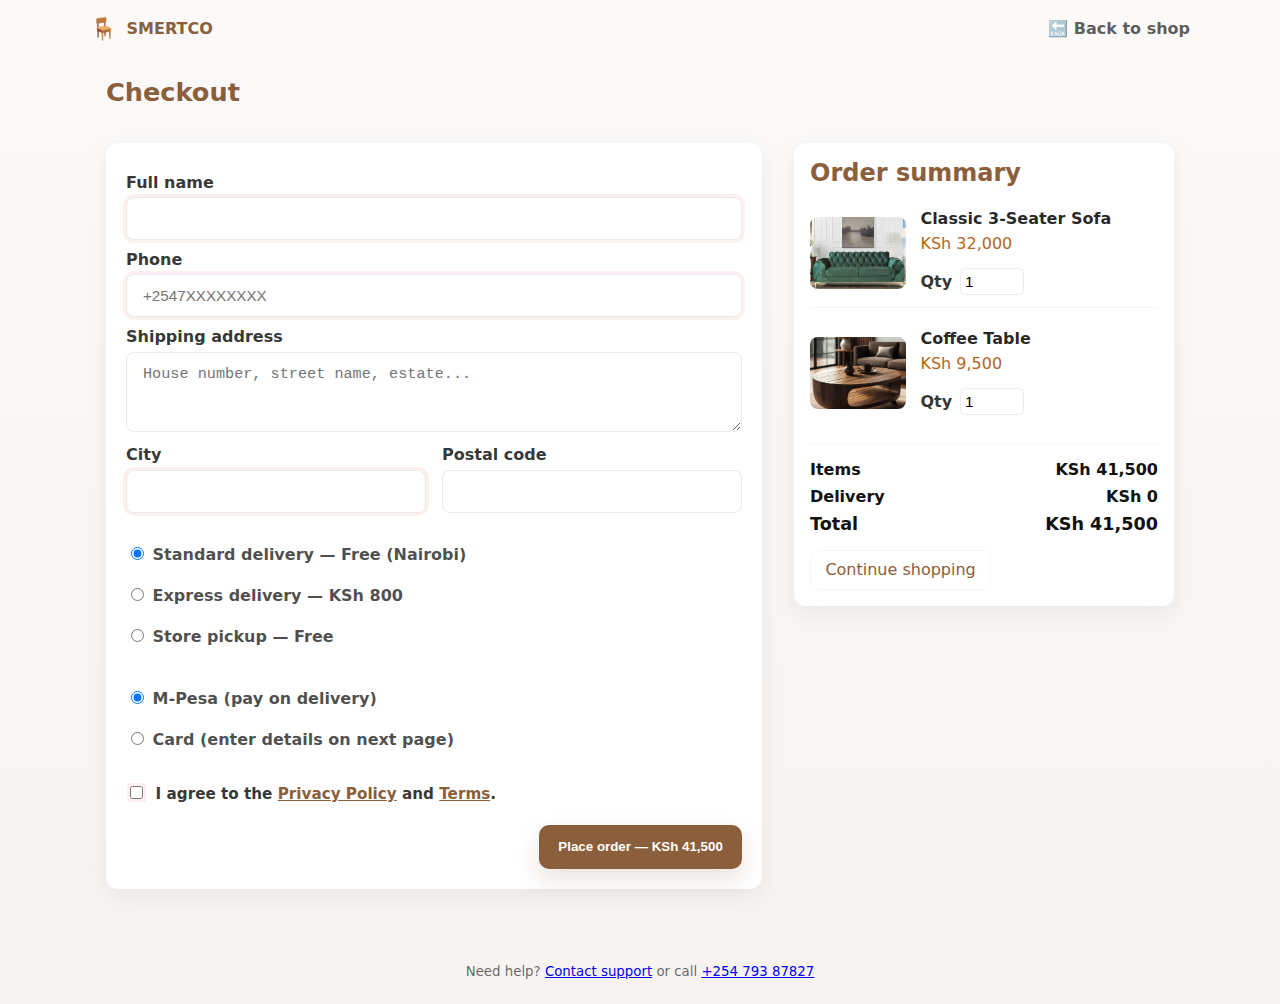
<file: page/checkout.html>
<!doctype html>
<html lang="en">
<head>
  <meta charset="utf-8" />
  <meta name="viewport" content="width=device-width,initial-scale=1" />
  <title>Checkout — SMERTCO Furniture</title>
  <meta name="description" content="Complete your order at SMERTCO — review items, add shipping details and place your order." />
  <link rel="stylesheet" href="../CSS/checkout.css">
  <link rel="stylesheet" href="https://cdnjs.cloudflare.com/ajax/libs/font-awesome/6.5.0/css/all.min.css">
</head>
<body>
  <header class="site-header" role="banner">
    <div class="container header-inner">
      <a class="brand" href="index.html" aria-label="SMERTCO Home">
        <span class="brand-icon" aria-hidden="true">🪑</span>
        <span class="brand-name">SMERTCO</span>
      </a>
      <a class="back-link" href="../page/congratulation.html" aria-label="Back to shop">🔙 Back to shop</a>
    </div>
  </header>

  <main class="container checkout-main" id="main" role="main">
    <h1 class="page-title">Checkout</h1>

    <section class="checkout-grid" aria-label="Checkout content">
      <form id="checkout-form" class="checkout-form" novalidate>
        <fieldset>
          <legend>Shipping details</legend>

          <label for="fullname">Full name</label>
          <input id="fullname" name="fullname" type="text" inputmode="text" autocomplete="name" required aria-required="true" />

          <label for="phone">Phone</label>
          <input id="phone" name="phone" type="tel" inputmode="tel" autocomplete="tel" required aria-required="true" placeholder="+2547XXXXXXXX" />

          <label for="address">Shipping address</label>
          <textarea id="address" name="address" rows="3" required aria-required="true" placeholder="House number, street name, estate..."></textarea>

          <div class="row split">
            <div>
              <label for="city">City</label>
              <input id="city" name="city" type="text" required />
            </div>
            <div>
              <label for="postcode">Postal code</label>
              <input id="postcode" name="postcode" type="text" inputmode="numeric" />
            </div>
          </div>

        </fieldset>

        <fieldset>
          <legend>Delivery options</legend>
          <div class="radio-group" role="radiogroup" aria-label="Delivery options">
            <label><input type="radio" name="delivery" value="standard" checked /> Standard delivery — Free (Nairobi)</label>
            <label><input type="radio" name="delivery" value="express" /> Express delivery — KSh 800</label>
            <label><input type="radio" name="delivery" value="pickup" /> Store pickup — Free</label>
          </div>
        </fieldset>

        <fieldset>
          <legend>Payment</legend>
          <div class="radio-group" role="radiogroup" aria-label="Payment method">
            <label><input type="radio" name="payment" value="mpesa" checked /> M-Pesa (pay on delivery)</label>
            <label><input type="radio" name="payment" value="card" /> Card (enter details on next page)</label>
          </div>
        </fieldset>

        <div class="consent">
          <input id="agree" type="checkbox" required aria-required="true" />
          <label for="agree">I agree to the <a href="privacy.html" target="_blank">Privacy Policy</a> and <a href="terms.html" target="_blank">Terms</a>.</label>
        </div>

        <div class="form-footer">
          <div id="form-message" class="form-message" aria-live="polite"></div>
          <button id="place-order" type="submit" class="btn-primary">Place order — <span id="order-total">KSh 0</span></button>
        </div>
      </form>

      <aside class="order-summary" aria-labelledby="summary-heading">
        <h2 id="summary-heading">Order summary</h2>
        <ul id="summary-list" class="summary-list">
          <li class="summary-item" data-price="32000">
            <div class="item-left">
              <img src="../img/sofa1.jpg" alt="Classic 3-seater sofa" />
            </div>
            <div class="item-right">
              <div class="item-title">Classic 3-Seater Sofa</div>
              <div class="item-meta">KSh <span class="item-price">32,000</span></div>
              <label class="qty">
                Qty
                <input type="number" min="1" value="1" class="qty-input" />
              </label>
            </div>
          </li>

          <li class="summary-item" data-price="9500">
            <div class="item-left">
              <img src="../img/cof1.jpg" alt="Wooden coffee table" />
            </div>
            <div class="item-right">
              <div class="item-title">Coffee Table</div>
              <div class="item-meta">KSh <span class="item-price">9,500</span></div>
              <label class="qty">
                Qty
                <input type="number" min="1" value="1" class="qty-input" />
              </label>
            </div>
          </li>
        </ul>

        <div class="summary-totals">
          <div class="line"><span>Items</span><span id="subtotal">KSh 0</span></div>
          <div class="line delivery"><span>Delivery</span><span id="delivery-fee">KSh 0</span></div>
          <div class="line total"><strong>Total</strong><strong id="grand-total">KSh 0</strong></div>
        </div>

        <a class="btn-secondary continue-shopping" href="../page/congratulation.html">Continue shopping</a>
      </aside>
    </section>
  </main>

  <footer class="checkout-footer" role="contentinfo">
    <div class="container">
      <small>Need help? <a href="#">Contact support</a> or call <a href="tel:+254793387827">+254 793 87827</a></small>
    </div>
  </footer>

  <script src="../JS/checkout.js" defer></script>
</body>
</html>
</file>
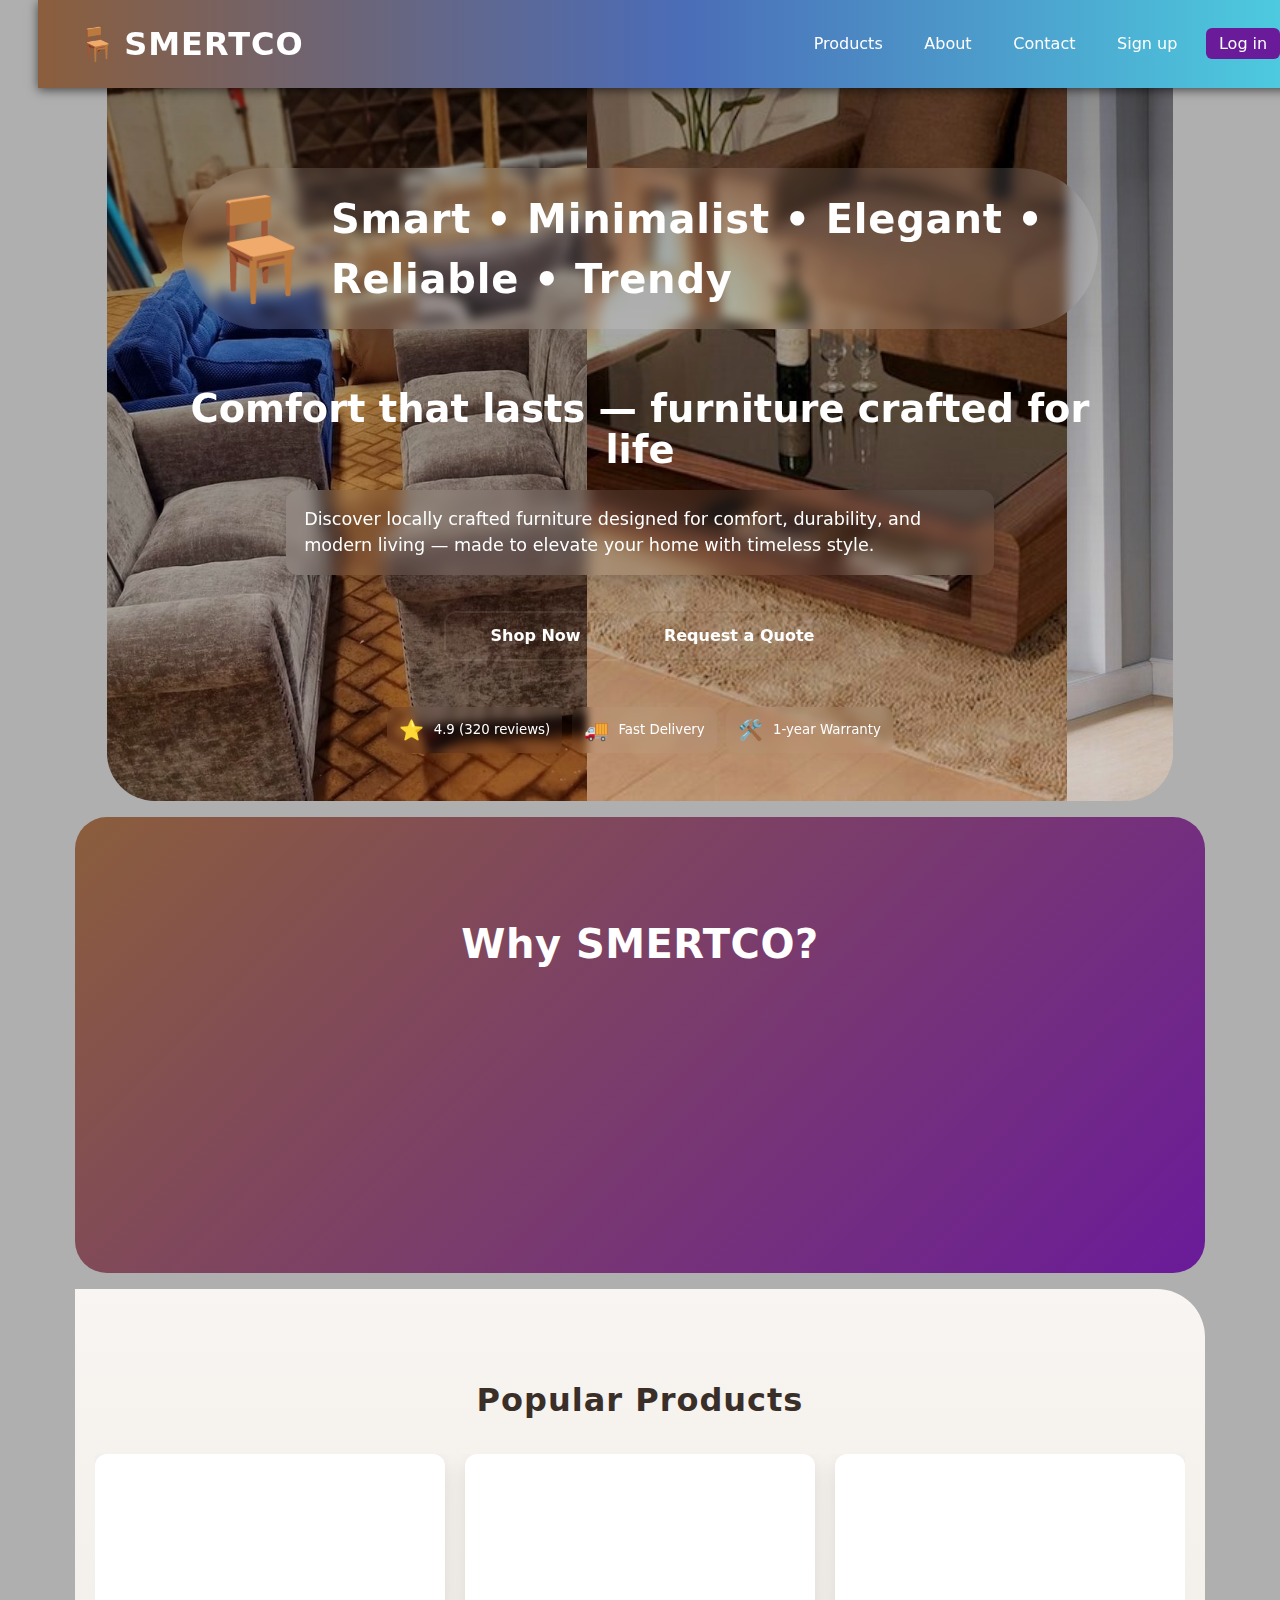
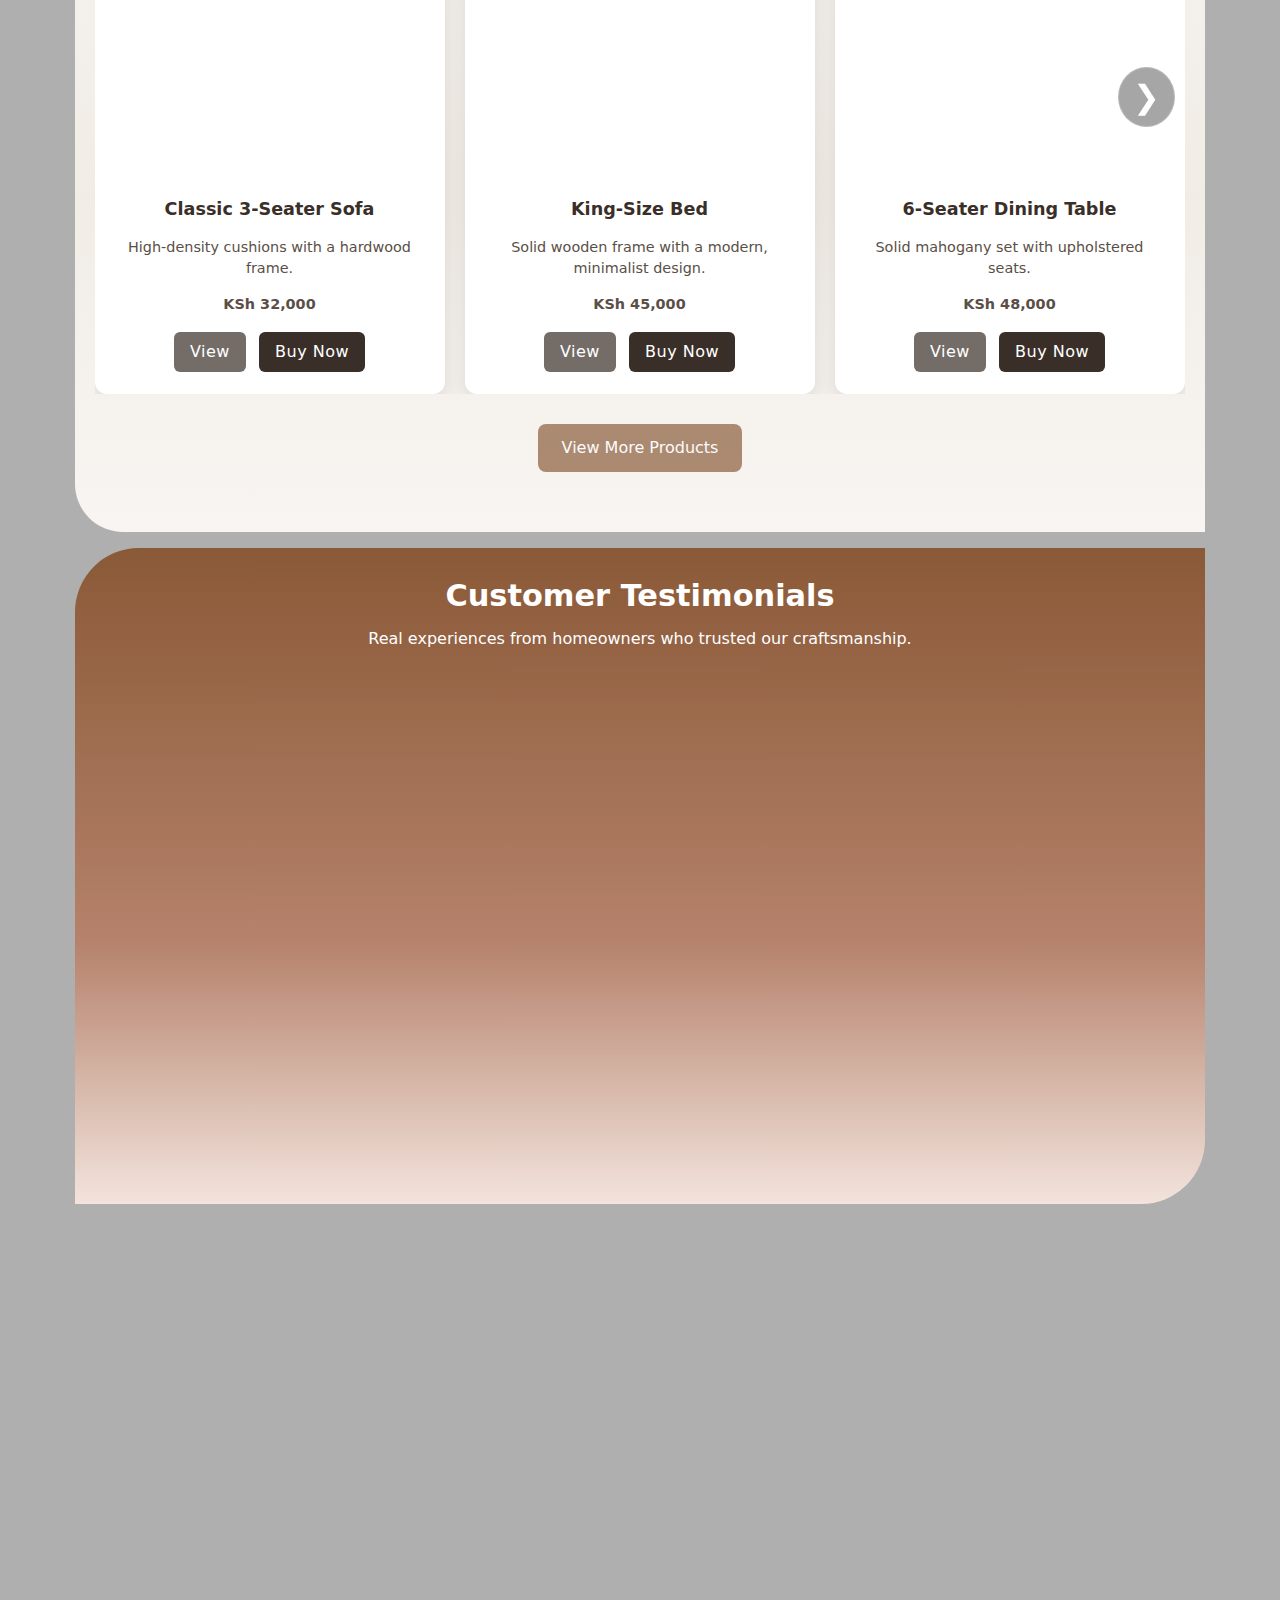
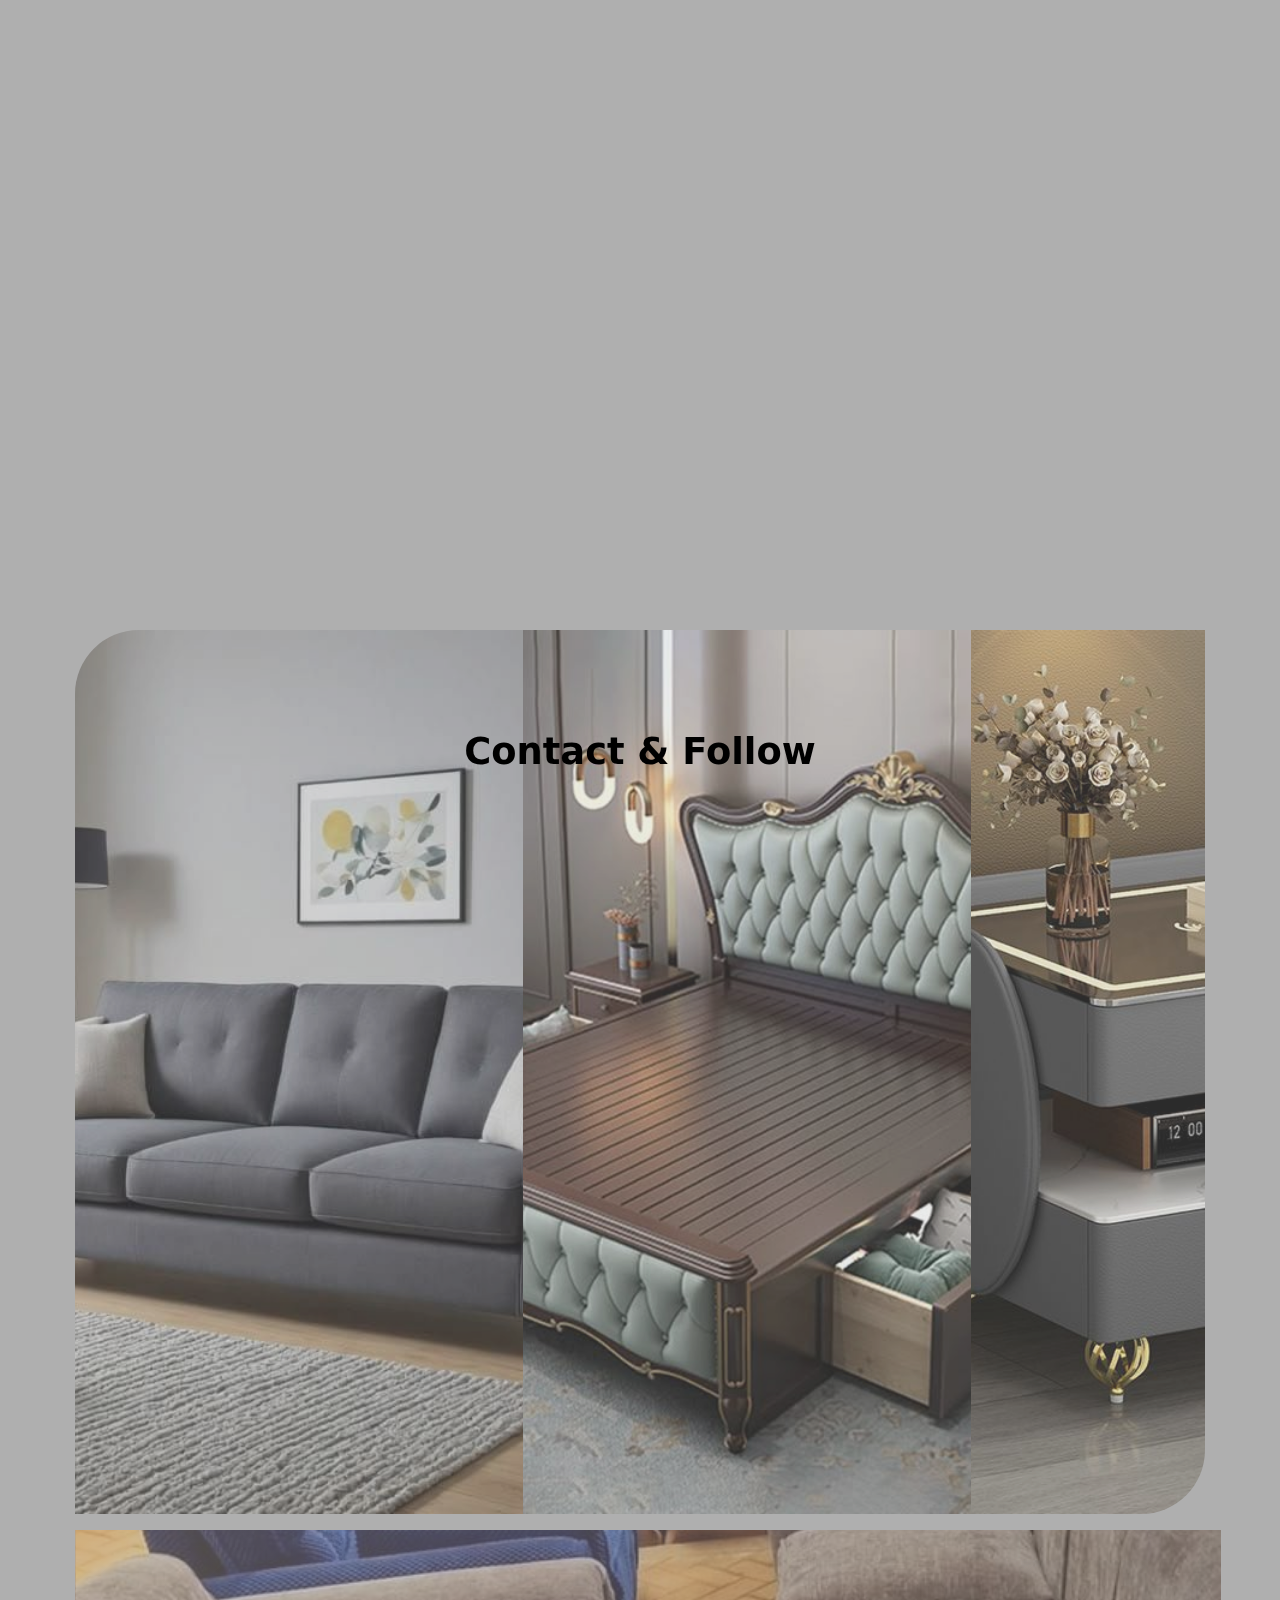
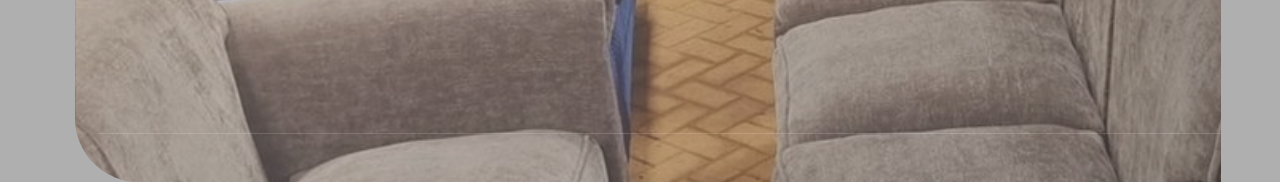
<file: page/congratulation.html>
<!DOCTYPE html>
<html lang="en">
<head>
  <meta charset="utf-8" />
  <meta name="viewport" content="width=device-width,initial-scale=1" />
  <title>SMERTCO Furniture — Crafting Comfortable Homes</title>
  <meta name="description" content="SMERTCO Furniture — handcrafted furniture, modern designs, custom orders, delivery across Nairobi."/>
  <meta name="theme-color" content="#ffffff" />
  <link rel="stylesheet" href="https://cdnjs.cloudflare.com/ajax/libs/font-awesome/6.5.0/css/all.min.css">
  <link rel="stylesheet" href="../CSS/congratulations.css">
</head>
<body>
  <div id="welcome-toast" role="status" aria-live="polite"></div>

  <header>
  <div class="container">
    <nav aria-label="Main navigation">
      <div class="brand fade-left">
        <span class="logo-icon">🪑</span> SMERTCO
      </div>

      <button class="hamburger" aria-label="Toggle menu">
        <span></span>
        <span></span>
        <span></span>
      </button>

      <ul class="nav-links fade-right">
        <li><a href="#products">Products</a></li>
        <li><a href="#about">About</a></li>
        <li><a href="#contact-section">Contact</a></li>
        <li><a href="signup.html">Sign up</a></li>
        <li><a href="login.html" class="btn-primary">Log in</a></li>
      </ul>
    </nav>
  </div>
</header>

  <main id="#top" class="container">
    <!-- HERO -->
<section class="hero" id="home" aria-labelledby="hero-title">
  <div class="hero-bg" aria-hidden="true">
    <div class="hero-bg-track">
      <img src="../img/wood1.jpg" alt="">
      <img src="../img/wood2.jpg" alt="">
      <img src="../img/wood3.jpg" alt="">
      <img src="../img/wood4.jpg" alt="">
      <img src="../img/wood5.jpg" alt="">
      <img src="../img/wood1.jpg" alt="">
      <img src="../img/wood2.jpg" alt="">
      <img src="../img/wood3.jpg" alt="">
      <img src="../img/wood4.jpg" alt="">
      <img src="../img/wood5.jpg" alt="">
    </div>
  </div>

  <div class="hero-inner">
    <p class="kicker">
      <span class="kicker-icon" aria-hidden="true">🪑</span>
      Smart • Minimalist • Elegant • Reliable • Trendy
    </p>

    <h1 id="hero-title">Comfort that lasts — furniture crafted for life</h1>

    <p class="hero-description">
      Discover locally crafted furniture designed for comfort, durability, and modern living — made to elevate your home with timeless style.
    </p>

    <nav class="hero-buttons" aria-label="Hero actions">
      <a href="#products" class="hero-btn hero-btn--primary" role="button" aria-label="Shop Now">Shop Now</a>
      <a href="../page/custom-quote.html" class="hero-btn hero-btn--secondary" role="button" aria-label="Request a Quote">Request a Quote</a>
    </nav>

    <div class="trust" role="list">
      <div class="trust-item" role="listitem">
        <span class="trust-icon" aria-hidden="true">⭐</span>
        <small>4.9 (320 reviews)</small>
      </div>

      <div class="trust-item" role="listitem">
        <span class="trust-icon" aria-hidden="true">🚚</span>
        <small>Fast Delivery</small>
      </div>

      <div class="trust-item" role="listitem">
        <span class="trust-icon" aria-hidden="true">🛠️</span>
        <small>1-year Warranty</small>
      </div>
    </div>
  </div>
</section>

    <!-- FEATURES -->
    <section id="features" aria-labelledby="features-title">
  <h2 id="features-title">Why SMERTCO?</h2>

  <div class="features-grid">

    <div class="fcard">
      <i class="fas fa-couch card-icon"></i>
      <h3>Quality Materials</h3>
      <p>Locally sourced hardwoods, durable upholstery and eco-friendly finishes.</p>
    </div>

    <div class="fcard">
      <i class="fas fa-drafting-compass card-icon"></i>
      <h3>Custom Design</h3>
      <p>Choose dimensions, fabric and finishes — perfect fit for your home.</p>
    </div>

    <div class="fcard">
      <i class="fas fa-truck-moving card-icon"></i>
      <h3>Delivery & Assembly</h3>
      <p>Professional delivery and assembly across Nairobi and neighboring towns.</p>
    </div>

  </div>
</section>

    <!-- PRODUCTS -->
 <section id="products" aria-labelledby="products-title">
  <h2 id="products-title">Popular Products</h2>
<div class="products-wrapper">
    <button class="nav-arrow left-arrow" id="prevBtn">&#10094;</button>
   
  <div class="products-grid">
    <article class="product-card">
      <div class="product-img">
        <img src="../img/sofa1.jpg" alt="Classic 3-seater sofa">
      </div>
      <div class="product-content">
        <h3>Classic 3-Seater Sofa</h3>
        <p>High-density cushions with a hardwood frame.</p>
        <p class="price">KSh 32,000</p>
        <div class="product-actions">
          <a class="btn view-btn" href="product.html?id=sofa">View</a>
          <a class="btn buy-btn" href="checkout.html?sku=sofa">Buy Now</a>
        </div>
      </div>
    </article>

    <article class="product-card">
      <div class="product-img">
        <img src="../img/bed1.jpg" alt="Wooden king-size modern bed">
      </div>
      <div class="product-content">
        <h3>King-Size Bed</h3>
        <p>Solid wooden frame with a modern, minimalist design.</p>
        <p class="price">KSh 45,000</p>
        <div class="product-actions">
          <a class="btn view-btn" href="product.html?id=bed">View</a>
          <a class="btn buy-btn" href="checkout.html?sku=bed">Buy Now</a>
        </div>
      </div>
    </article>

    <article class="product-card">
      <div class="product-img">
        <img src="../img/chair1.jpg" alt="6-seater dining table">
      </div>
      <div class="product-content">
        <h3>6-Seater Dining Table</h3>
        <p>Solid mahogany set with upholstered seats.</p>
        <p class="price">KSh 48,000</p>
        <div class="product-actions">
          <a class="btn view-btn" href="product.html?id=dining">View</a>
          <a class="btn buy-btn" href="checkout.html?sku=dining">Buy Now</a>
        </div>
      </div>
    </article>

    <article class="product-card">
      <div class="product-img">
        <img src="../img/cof1.jpg" alt="Wooden coffee table">
      </div>
      <div class="product-content">
        <h3>Coffee Table</h3>
        <p>Hardwood coffee table with storage space.</p>
        <p class="price">KSh 9,500</p>
        <div class="product-actions">
          <a class="btn view-btn" href="product.html?id=coffee">View</a>
          <a class="btn buy-btn" href="checkout.html?sku=coffee">Buy Now</a>
        </div>
      </div>
    </article>

    <article class="product-card">
      <div class="product-img">
        <img src="../img/sid1.jpg" alt="Side table for living room">
      </div>
      <div class="product-content">
        <h3>Room Side Table</h3>
        <p>Compact table perfect for bedside or living room decor.</p>
        <p class="price">KSh 4,800</p>
        <div class="product-actions">
          <a class="btn view-btn" href="product.html?id=sidetable">View</a>
          <a class="btn buy-btn" href="checkout.html?sku=sidetable">Buy Now</a>
        </div>
      </div>
    </article>

    <article class="product-card">
      <div class="product-img">
        <img src="../img/book1.jpg" alt="Bookshelf with multiple shelves">
      </div>
      <div class="product-content">
        <h3>Bookshelf</h3>
        <p>Spacious wooden shelf perfect for books and decor.</p>
        <p class="price">KSh 12,500</p>
        <div class="product-actions">
          <a class="btn view-btn" href="product.html?id=bookshelf">View</a>
          <a class="btn buy-btn" href="checkout.html?sku=bookshelf">Buy Now</a>
        </div>
      </div>
    </article>

    <article class="product-card">
      <div class="product-img">
        <img src="../img/tv1.jpg" alt="TV stand with table">
      </div>
      <div class="product-content">
        <h3>TV Stand & Table</h3>
        <p>Elegant stand with strong frame and wide tabletop.</p>
        <p class="price">KSh 14,000</p>
        <div class="product-actions">
          <a class="btn view-btn" href="product.html?id=tvstand">View</a>
          <a class="btn buy-btn" href="checkout.html?sku=tvstand">Buy Now</a>
        </div>
      </div>
    </article>

    <article class="product-card">
      <div class="product-img">
        <img src="../img/drawer1.jpg" alt="Clothes drawer cabinet">
      </div>
      <div class="product-content">
        <h3>Clothes Drawer</h3>
        <p>Spacious 4-drawer cabinet for bedroom storage.</p>
        <p class="price">KSh 18,000</p>
        <div class="product-actions">
          <a class="btn view-btn" href="product.html?id=drawer">View</a>
          <a class="btn buy-btn" href="checkout.html?sku=drawer">Buy Now</a>
        </div>
      </div>
    </article>
  </div>
<button class="nav-arrow right-arrow" id="nextBtn">&#10095;</button>
</div>
  
  <div class="products-footer">
    <a class="btn view-more-btn" href="all-products.html">View More Products</a>
  </div>
</section>
    <!-- TESTIMONIALS -->
<section id="testimonials" aria-labelledby="testimonials-title" aria-describedby="testimonials-desc">
  <h2 id="testimonials-title">Customer Testimonials</h2>
  <p id="testimonials-desc" class="section-subtitle">
    Real experiences from homeowners who trusted our craftsmanship.
  </p>

  <div class="testimonials-grid">
    
    <figure class="testimonial">
      <blockquote cite="#">
        “The 3-seater sofa exceeded my expectations. The build is solid, the finish is elegant, and it transformed my living room instantly.”
      </blockquote>
      <figcaption>— A. Wanjiru</figcaption>
    </figure>

    <figure class="testimonial">
      <blockquote cite="#">
        “They customized a bookshelf to my exact measurements. Beautiful work, sturdy wood, and delivered earlier than promised.”
      </blockquote>
      <figcaption>— J. Otieno</figcaption>
    </figure>

    <figure class="testimonial">
      <blockquote cite="#">
        “Great value for money. The dining table set is heavy, stable, and looks way more expensive than what I paid.”
      </blockquote>
      <figcaption>— M. Njeri</figcaption>
    </figure>

    <figure class="testimonial">
      <blockquote cite="#">
        “Responsive team, smooth communication, and the bed I ordered came with a flawless finish. Highly recommended.”
      </blockquote>
      <figcaption>— K. Mwangi</figcaption>
    </figure>

  </div>
</section>

    <!-- NEWSLETTER -->
    <section id="newsletter" aria-labelledby="newsletter-title" aria-describedby="newsletter-desc">
  <h2 id="newsletter-title">Subscribe for Early Access & Exclusive Discounts</h2>
  <p id="newsletter-desc" class="section-subtitle">
    Join thousands of homeowners who get first dibs on our latest furniture collections and special offers.
  </p>
  <form id="newsletter-form" class="card" onsubmit="event.preventDefault(); handleNewsletterSignup();" novalidate>
    <label for="email">Email address</label>
    <input
      id="email"
      name="email"
      type="email"
      required
      placeholder="you@example.com"
      aria-describedby="newsletter-message"
      autocomplete="email"
    />
    <div class="newsletter-buttons">
      <button type="submit" class="newsletter-btn newsletter-primary">Join & Get 5% Off</button>
<a class="newsletter-btn newsletter-secondary" href="signup.html">Create Account</a>
    </div>
    <div id="newsletter-message" role="alert" aria-live="polite"></div>
  </form>
</section>

    <!-- ABOUT -->
    <section id="about" class="about-section" aria-labelledby="about-title">
  <div class="about-inner">
    <h2 id="about-title">Our Story</h2>
    <p>
      SMERTCO began as a small family workshop in Nairobi, driven by
      a passion for modern furniture crafted with traditional Kenyan
      artistry. Every piece is made to last, designed to elevate the
      character of your home.
    </p>
  </div>
</section>

<section id="contact-section" aria-labelledby="contact-title" role="region">
  <div class="contact-bg" aria-hidden="true">
    <div class="bg-track">
      <img src="../img/sofa2.jpg" alt="">
      <img src="../img/bed2.jpg" alt="">
      <img src="../img/sid3.jpg" alt="">
      <img src="../img/cof4.jpg" alt="">
      <img src="../img/tv2.jpg" alt="">
      <img src="../img/sofa2.jpg" alt="">
      <img src="../img/bed2.jpg" alt="">
      <img src="../img/sid3.jpg" alt="">
      <img src="../img/cof4.jpg" alt="">
      <img src="../img/tv2.jpg" alt="">
    </div>
  </div>

  <div class="contact-inner">
    <h2 id="contact-title">Contact & Follow</h2>

    <div class="contact-grid">

      <div class="contact-card contact-card--info" data-animate="left">
        <h3>Visit or Call</h3>
        <address>
          <p>Showroom: Industrial Area, Nairobi</p>
          <p><a href="tel:+254793387827">+254 79387827</a></p>
        </address>
      </div>

      <div class="contact-card contact-card--socials" data-animate="up" aria-label="Follow us on social media">
        <h3>Follow SMERTCO</h3>
        <div class="socials" role="list" aria-label="Social links">
          <a class="social social-instagram" href="https://www.instagram.com/macharia.eutycus?igsh=MXhoNWpsZmk1M2V3dA==" target="_blank" rel="noopener" aria-label="Instagram" role="listitem" data-label="Instagram">
            <i class="fab fa-instagram" aria-hidden="true"></i>
          </a>

          <a class="social social-tiktok" href="https://www.tiktok.com/@eutycus36?_r=1&_t=ZM-91G5vestuWm" target="_blank" rel="noopener" aria-label="TikTok" role="listitem" data-label="TikTok">
            <i class="fab fa-tiktok" aria-hidden="true"></i>
          </a>

          <a class="social social-facebook" href="https://www.facebook.com/share/1FmW4AgYc9/" target="_blank" rel="noopener" aria-label="Facebook" role="listitem" data-label="Facebook">
            <i class="fab fa-facebook-f" aria-hidden="true"></i>
          </a>

          <a class="social social-whatsapp" href="https://wa.me/254793387827" target="_blank" rel="noopener" aria-label="WhatsApp" role="listitem" data-label="WhatsApp">
            <i class="fab fa-whatsapp" aria-hidden="true"></i>
          </a>
        </div>
      </div>

      <div class="contact-card contact-card--quote" data-animate="down">
        <h3>Need a custom piece?</h3>
        <p>Tell us the room size and style — we’ll send a free design and quote.</p>
        <a class="btn btn-primary request-quote" href="../page/custom-quote.html" role="button">Request a free quote</a>
      </div>

    </div>
  </div>
</section>
  <!-- FOOTER -->
 <footer class="sfooter" role="contentinfo">
  <div class="sfooter-container">
    <div class="sfooter-brand" tabindex="0">
      <strong class="sfooter-logo">SMERTCO Furniture</strong>
      <p class="sfooter-tagline">
        Crafted with precision. Designed for comfort. Built to last.
      </p>
      <span class="sfooter-copy">© <span id="year"></span> SMERTCO</span>
    </div>

    <nav class="sfooter-links" aria-label="Footer links">
      <a href="../page/privacy.html" class="sfooter-link">Privacy Policy</a>
      <a href="../page/terms.html" class="sfooter-link">Terms & Conditions</a>
      <a href="#top" class="sfooter-link">Top</a>
    </nav>
  </div>
</footer>

  <!-- SCRIPTS -->
  <script src="../JS/congratulations.js">
  </script>

</body>
</html>
</file>
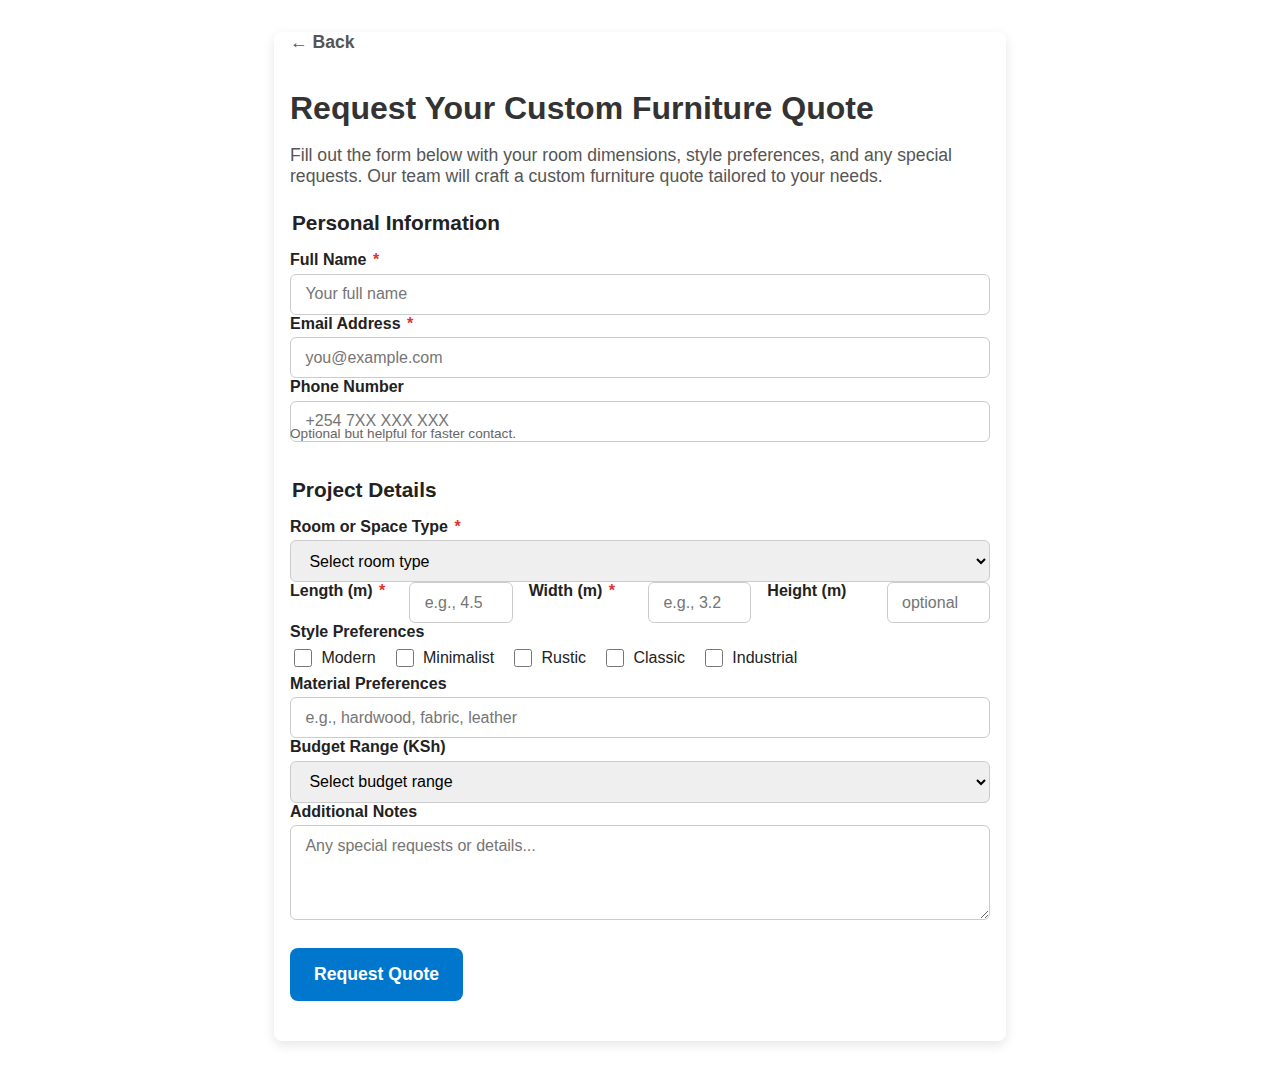
<file: page/custom-quote.html>
<!DOCTYPE html>
<html lang="en">
<head>
  <meta charset="UTF-8" />
  <meta name="viewport" content="width=device-width, initial-scale=1" />
  <title>Request a Custom Quote — SMERTCO Furniture</title>
  <meta name="description" content="Request a personalized furniture quote tailored to your room size, style, and preferences." />
  <link rel="stylesheet" href="../CSS/custom-quote.css" />
</head>
<body>
  <main class="container" role="main">
    <section class="quote-section" aria-labelledby="quote-title">
      
  <button class="back-arrow" aria-label="Go back to previous page" onclick="window.location.href='../page/congratulation.html'">
  ← Back
</button>

      <h1 id="quote-title">Request Your Custom Furniture Quote</h1>
      <p>
        Fill out the form below with your room dimensions, style preferences, and any special requests. Our team will craft a custom furniture quote tailored to your needs.
      </p>

      <form id="customQuoteForm" novalidate>
        <fieldset>
          <legend>Personal Information</legend>

          <label for="fullName">Full Name <span aria-hidden="true" class="required">*</span></label>
          <input type="text" id="fullName" name="fullName" required aria-required="true" placeholder="Your full name" />

          <label for="email">Email Address <span aria-hidden="true" class="required">*</span></label>
          <input type="email" id="email" name="email" required aria-required="true" placeholder="you@example.com" />

          <label for="phone">Phone Number</label>
          <input type="tel" id="phone" name="phone" placeholder="+254 7XX XXX XXX" pattern="^\+?\d{7,15}$" aria-describedby="phoneHelp" />
          <small id="phoneHelp">Optional but helpful for faster contact.</small>
        </fieldset>

        <fieldset>
          <legend>Project Details</legend>

          <label for="roomType">Room or Space Type <span aria-hidden="true" class="required">*</span></label>
          <select id="roomType" name="roomType" required aria-required="true">
            <option value="" disabled selected>Select room type</option>
            <option value="living-room">Living Room</option>
            <option value="bedroom">Bedroom</option>
            <option value="office">Office</option>
            <option value="dining-room">Dining Room</option>
            <option value="outdoor">Outdoor</option>
            <option value="other">Other</option>
          </select>

          <div class="dimensions">
            <label for="length">Length (m) <span aria-hidden="true" class="required">*</span></label>
            <input type="number" id="length" name="length" min="0.1" step="0.01" required aria-required="true" placeholder="e.g., 4.5" />

            <label for="width">Width (m) <span aria-hidden="true" class="required">*</span></label>
            <input type="number" id="width" name="width" min="0.1" step="0.01" required aria-required="true" placeholder="e.g., 3.2" />

            <label for="height">Height (m)</label>
            <input type="number" id="height" name="height" min="0.1" step="0.01" placeholder="optional" />
          </div>

          <label>Style Preferences</label>
          <div class="checkbox-group" role="group" aria-labelledby="styleLabel">
            <span id="styleLabel" class="sr-only">Select your preferred styles</span>
            <label><input type="checkbox" name="style" value="modern" /> Modern</label>
            <label><input type="checkbox" name="style" value="minimalist" /> Minimalist</label>
            <label><input type="checkbox" name="style" value="rustic" /> Rustic</label>
            <label><input type="checkbox" name="style" value="classic" /> Classic</label>
            <label><input type="checkbox" name="style" value="industrial" /> Industrial</label>
          </div>

          <label for="materials">Material Preferences</label>
          <input type="text" id="materials" name="materials" placeholder="e.g., hardwood, fabric, leather" />

          <label for="budget">Budget Range (KSh)</label>
          <select id="budget" name="budget">
            <option value="" disabled selected>Select budget range</option>
            <option value="under-10000">Under 10,000</option>
            <option value="10000-30000">10,000 - 30,000</option>
            <option value="30000-60000">30,000 - 60,000</option>
            <option value="60000-plus">60,000+</option>
          </select>

          <label for="notes">Additional Notes</label>
          <textarea id="notes" name="notes" rows="4" placeholder="Any special requests or details..."></textarea>
        </fieldset>

        <button type="submit" class="btn-primary">Request Quote</button>
        <div id="formMessage" role="alert" aria-live="polite" class="form-message"></div>
      </form>
    </section>
  </main>
  <script src="../JS/custom-quote.js" defer></script>
</body>
</html>
</file>
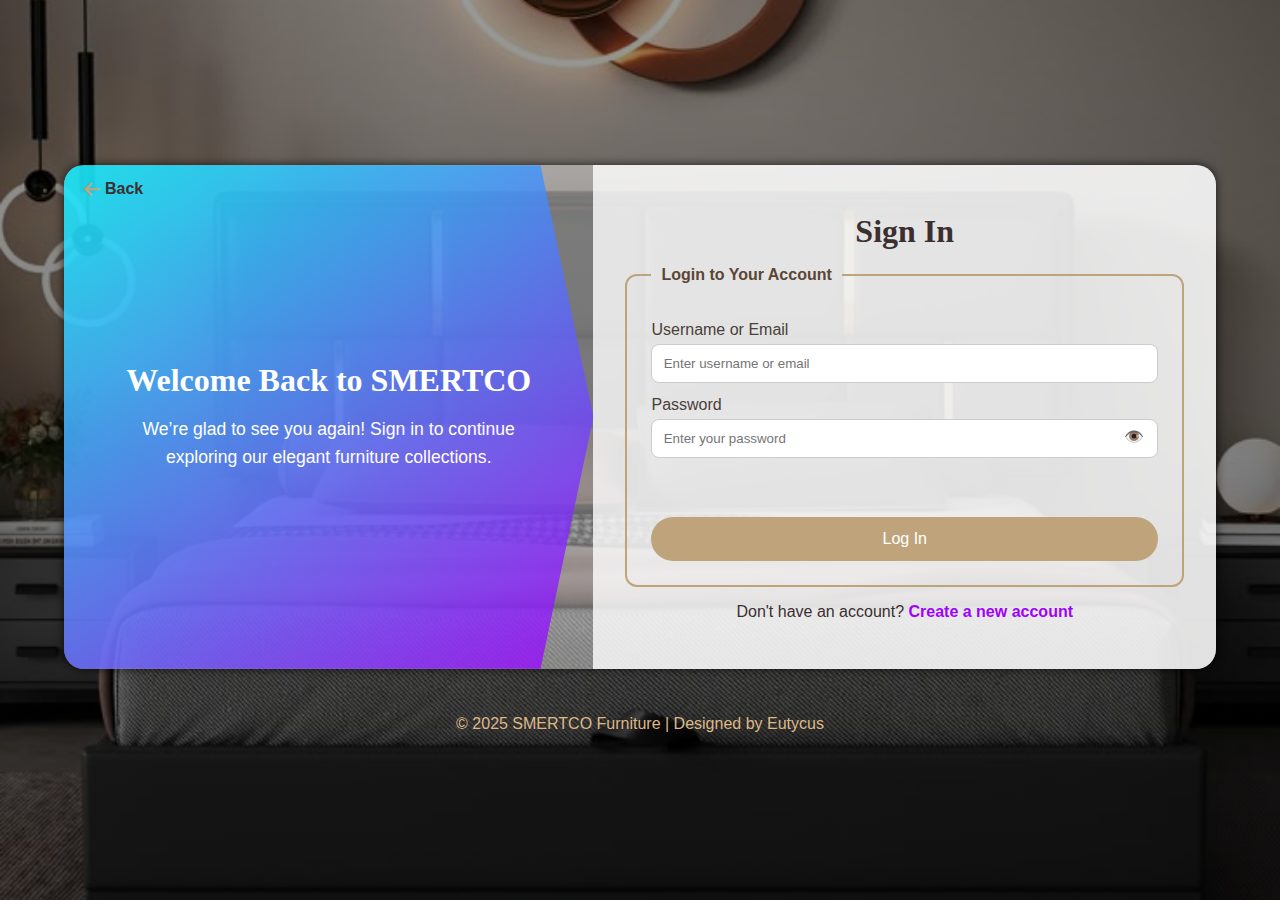
<file: page/login.html>
<!DOCTYPE html>
<html lang="en">
<head>
  <meta charset="UTF-8" />
  <meta name="viewport" content="width=device-width, initial-scale=1.0"/>
  <title>SMERTCO | Login</title>

  <!-- Font Awesome (for back arrow and eye icon) -->
  <link rel="stylesheet"
    href="https://cdnjs.cloudflare.com/ajax/libs/font-awesome/6.5.0/css/all.min.css"/>

  <!-- Reuse signup styles so visuals match; adjust path if needed -->
  <link rel="stylesheet" href="../CSS/signup.css">
</head>
<body>

  <div class="signup-container"> <!-- reuse same container class for consistent layout -->
    <!-- Back Button -->
    <div class="back-btn">
      <a href="../index.html" title="Back to Home"><i class="fa-solid fa-arrow-left"></i> Back</a>
    </div>

    <!-- Left welcome (polygon) - on desktop will show; on mobile stacks -->
    <section class="welcome-section">
      <div class="polygon-box">
        <h2>Welcome Back to SMERTCO</h2>
        <p>We’re glad to see you again! Sign in to continue exploring our elegant furniture collections.</p>
      </div>
    </section>

    <!-- Right: login form -->
    <section class="form-section">
      <h1>Sign In</h1>

      <form id="login-form" class="signup-form" novalidate>
        <fieldset>
          <legend>Login to Your Account</legend>

          <label for="login-identifier">Username or Email</label>
          <input type="text" id="login-identifier" name="identifier" placeholder="Enter username or email" required>

          <label for="login-password">Password</label>
          <div class="input-wrap">
            <input type="password" id="login-password" name="password" placeholder="Enter your password" required>
            <button type="button" class="pw-toggle" aria-label="Show password">👁️</button>
          </div>

          <!-- Remember Me -->
<div class="remember-me" id="remember-container" style="display:none;">
  <input type="checkbox" id="remember-me"> 
  <label for="remember-me">Remember me</label>
</div>

<!-- Message + Animation area -->
<div id="login-msg" aria-live="polite"></div>
<div class="login-success-animation" id="success-animation">
  <div class="checkmark">
    <div class="checkmark_stem"></div>
    <div class="checkmark_kick"></div>
  </div>
</div>

<button type="submit" class="btn">Log In</button>
          <div id="success-animation" class="login-success-animation">
  <div class="checkmark">
    <div class="checkmark_stem"></div>
    <div class="checkmark_kick"></div>
  </div>
</div>
        </fieldset>
      </form>

      <p class="redirect">Don't have an account? <a href="signup.html">Create a new account</a></p>
    </section>
  </div>

  <footer>
    <p>© 2025 SMERTCO Furniture | Designed by Eutycus</p>
  </footer>

  <!-- Link login script (put file at ../JS/login.js) -->
  <script src="../JS/login.js"></script>
</body>
</html>
</file>
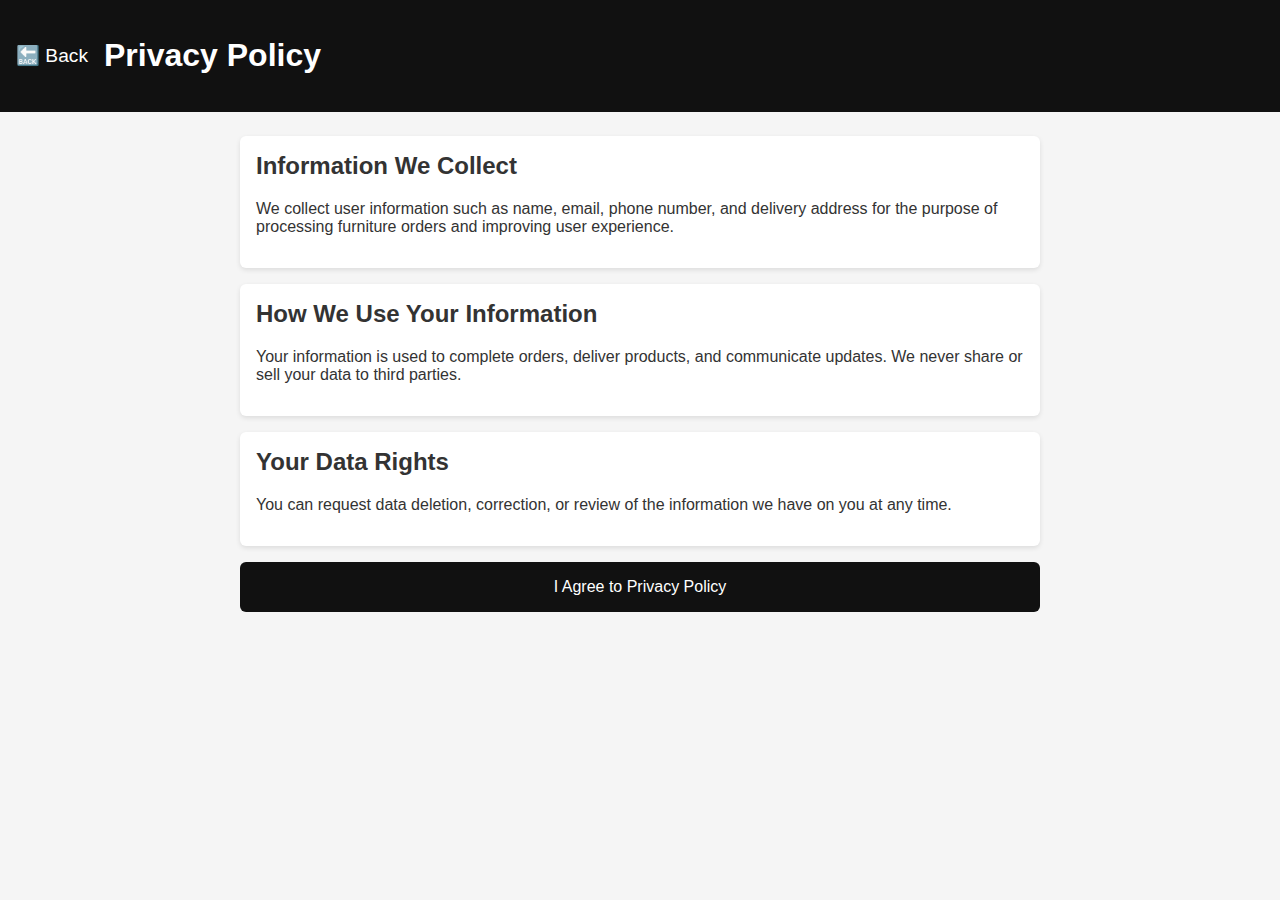
<file: page/privacy.html>
<!DOCTYPE html>
<html lang="en">
<head>
  <meta charset="UTF-8">
  <meta name="viewport" content="width=device-width, initial-scale=1.0">
  <title>Privacy Policy</title>
  <link rel="stylesheet" href="../CSS/privacy.css">
</head>

<body>
  <header class="privacy-header">
    <a href="../page/congratulation.html" class="back-arrow">🔙 Back</a>
    <h1>Privacy Policy</h1>
  </header>

  <main class="privacy-container">
    <section class="privacy-section">
      <h2>Information We Collect</h2>
      <p>We collect user information such as name, email, phone number, and delivery address for the purpose of processing furniture orders and improving user experience.</p>
    </section>

    <section class="privacy-section">
      <h2>How We Use Your Information</h2>
      <p>Your information is used to complete orders, deliver products, and communicate updates. We never share or sell your data to third parties.</p>
    </section>

    <section class="privacy-section">
      <h2>Your Data Rights</h2>
      <p>You can request data deletion, correction, or review of the information we have on you at any time.</p>
    </section>

    <button class="agree-btn" onclick="location.href='../page/checkout.html'">I Agree to Privacy Policy</button>
  </main>

</body>
</html>
</file>
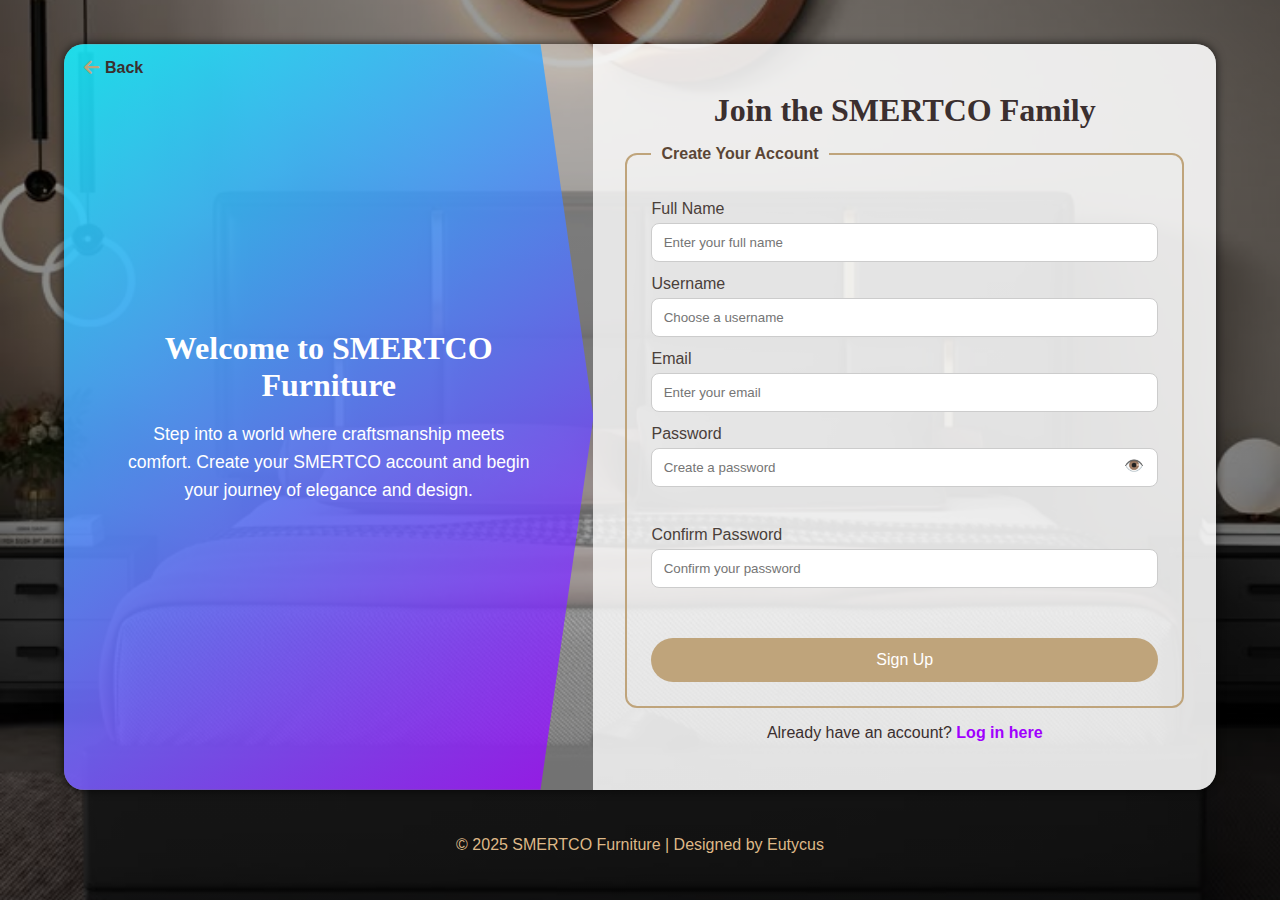
<file: page/signup.html>
<!DOCTYPE html>
<html lang="en">
<head>
  <meta charset="UTF-8">
  <meta name="viewport" content="width=device-width, initial-scale=1.0">
  <title>SMERTCO | Sign Up</title>
  <link
  rel="stylesheet"
  href="https://cdnjs.cloudflare.com/ajax/libs/font-awesome/6.5.0/css/all.min.css"/>
  <link rel="stylesheet" href="../CSS/signup.css">
</head>
<body>

  <!-- Main Container -->
  <div class="signup-container">

    <!-- Back Button -->
    <div class="back-btn">
      <a href="../index.html" title="Back to Home">
        <i class="fa-solid fa-arrow-left"></i> Back</a>
    </div>

    <!-- Left Section (Welcome Polygon) -->
    <section class="welcome-section">
      <div class="polygon-box">
        <h2>Welcome to SMERTCO Furniture</h2>
        <p>
          Step into a world where craftsmanship meets comfort.  
          Create your SMERTCO account and begin your journey of elegance and design.
        </p>
      </div>
    </section>

    <!-- Right Section (Form) -->
    <section class="form-section">
      <h1>Join the SMERTCO Family</h1>

      <form action="#" method="post" class="signup-form">

        <fieldset>
          <legend>Create Your Account</legend>

          <label for="fullname">Full Name</label>
          <input type="text" id="fullname" name="fullname" placeholder="Enter your full name" required>

          <label for="username">Username</label>
          <input type="text" id="username" name="username" placeholder="Choose a username" required>

          <label for="email">Email</label>
          <input type="email" id="email" name="email" placeholder="Enter your email" required>

          <label for="password">Password</label>
<div class="input-wrap">
  <input type="password" id="password" name="password" placeholder="Create a password" required>
  <button type="button" class="pw-toggle" aria-label="Show password">👁️</button>
</div>
<div id="pw-strength" class="pw-strength" aria-live="polite"></div>

<label for="confirm">Confirm Password</label>
<div class="input-wrap">
  <input type="password" id="confirm" name="confirm" placeholder="Confirm your password" required>
</div>
<div id="pw-match" class="pw-match" aria-live="polite"></div>

          <button type="submit" class="btn">Sign Up</button>
        </fieldset>
      </form>

      <p class="redirect">
        Already have an account?  
        <a href="../page/login.html">Log in here</a>
      </p>
    </section>

  </div>

  <footer>
    <p>© 2025 SMERTCO Furniture | Designed by Eutycus</p>
  </footer>
</body>
<script src="../JS/sign up.js"></script>
</html>
</file>
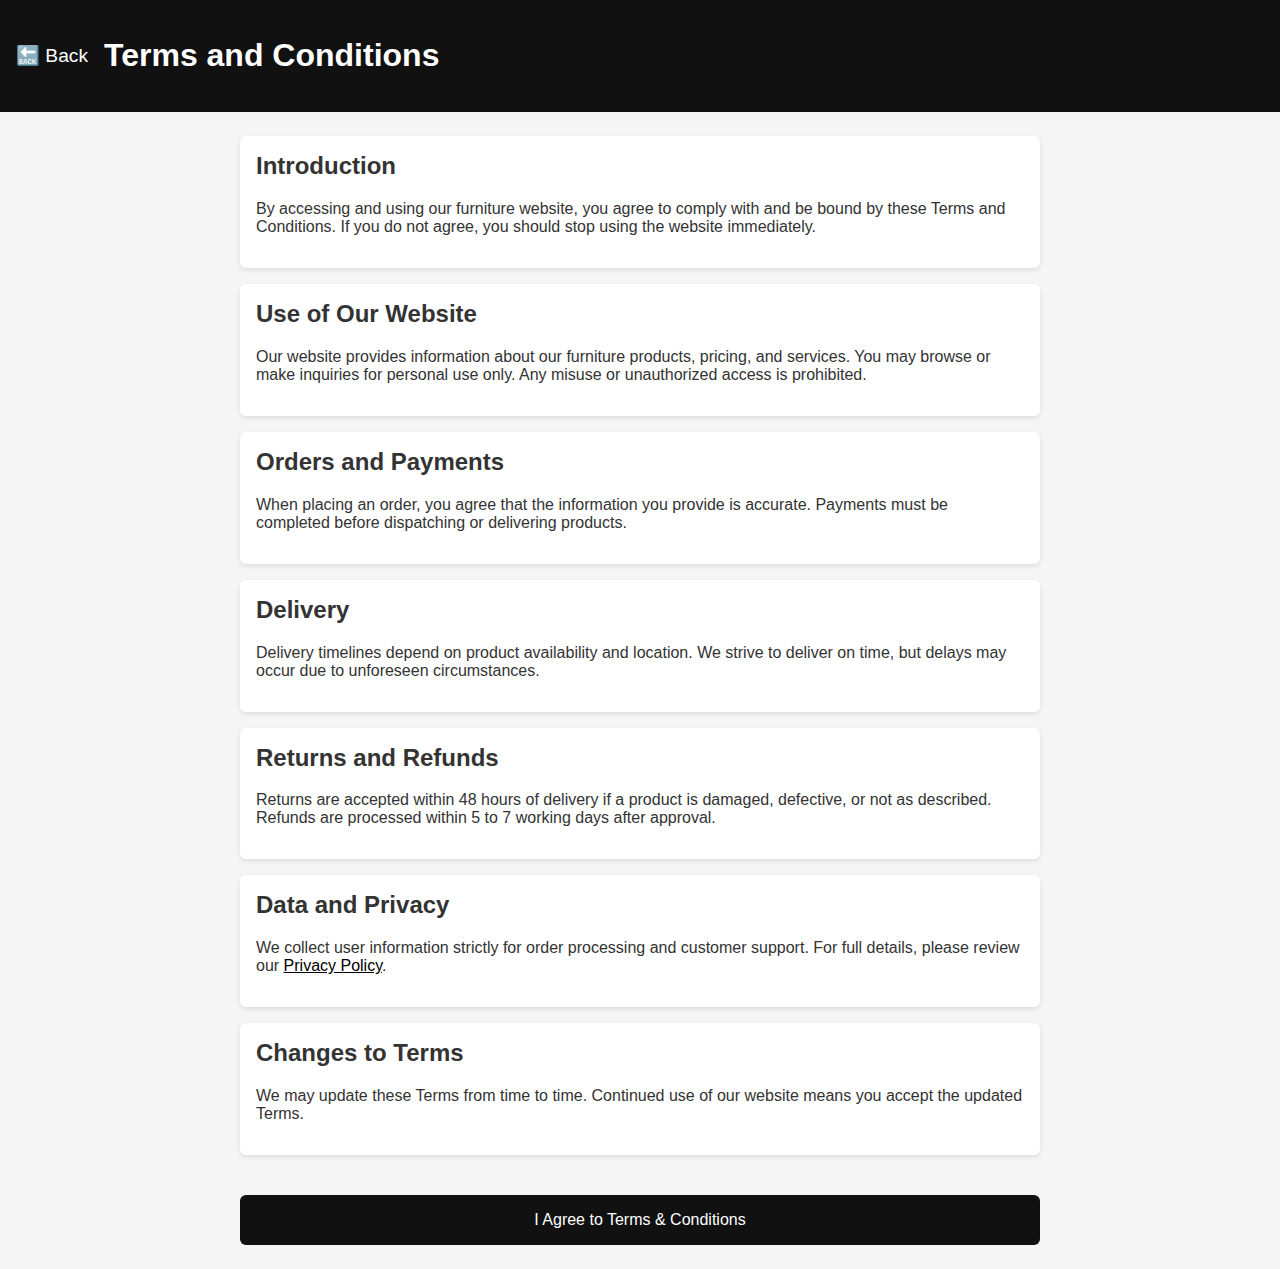
<file: page/terms.html>
<!DOCTYPE html>
<html lang="en">
<head>
  <meta charset="UTF-8">
  <meta name="viewport" content="width=device-width, initial-scale=1.0">
  <title>Terms & Conditions</title>
  <link rel="stylesheet" href="../CSS/terms.css">
</head>

<body>
  <header class="terms-header">
    <a href="../page/congratulation.html" class="back-arrow">🔙 Back</a>
    <h1>Terms and Conditions</h1>
  </header>

  <main class="terms-container">
    <section class="terms-section">
      <h2>Introduction</h2>
      <p>
        By accessing and using our furniture website, you agree to comply with and be bound by these
        Terms and Conditions. If you do not agree, you should stop using the website immediately.
      </p>
    </section>

    <section class="terms-section">
      <h2>Use of Our Website</h2>
      <p>
        Our website provides information about our furniture products, pricing, and services.
        You may browse or make inquiries for personal use only. Any misuse or unauthorized access
        is prohibited.
      </p>
    </section>

    <section class="terms-section">
      <h2>Orders and Payments</h2>
      <p>
        When placing an order, you agree that the information you provide is accurate.
        Payments must be completed before dispatching or delivering products.
      </p>
    </section>

    <section class="terms-section">
      <h2>Delivery</h2>
      <p>
        Delivery timelines depend on product availability and location. We strive to deliver
        on time, but delays may occur due to unforeseen circumstances.
      </p>
    </section>

    <section class="terms-section">
      <h2>Returns and Refunds</h2>
      <p>
        Returns are accepted within 48 hours of delivery if a product is damaged, defective,
        or not as described. Refunds are processed within 5 to 7 working days after approval.
      </p>
    </section>

    <section class="terms-section">
      <h2>Data and Privacy</h2>
      <p>
        We collect user information strictly for order processing and customer support.
        For full details, please review our <a href="../page/privacy.html">Privacy Policy</a>.
      </p>
    </section>

    <section class="terms-section">
      <h2>Changes to Terms</h2>
      <p>
        We may update these Terms from time to time. Continued use of our website means
        you accept the updated Terms.
      </p>
    </section>

    <button class="agree-btn" onclick="location.href='../page/checkout.html'">
  I Agree to Terms & Conditions
</button>
  </main>

</body>
</html>
</file>
<file: CSS/checkout.css>
:root{
  --max-width:94%;
  --brown:#8B5E3C;
  --blue:#4B6CB7;
  --cyan:#4DD0E1;
  --purple:#6A1B9A;
  --light-grey:#F4F4F4;
  --text-dark:#111;
  --text-light:#fff;
  --accent:#b5651d;
}

*{box-sizing:border-box}
body{font-family:system-ui,-apple-system,Segoe UI,Roboto,"Helvetica Neue",Arial;color:var(--text-dark);margin:0;background:linear-gradient(180deg, #fbfaf8, #f6f3f1);-webkit-font-smoothing:antialiased}
.container{max-width:1100px;margin:0 auto;padding:0 1rem}
.header-inner{display:flex;align-items:center;justify-content:space-between;padding:1rem 0}
.brand{display:flex;align-items:center;gap:.6rem;color:var(--brown);text-decoration:none;font-weight:800}
.brand-icon{font-size:1.35rem}
.back-link{text-decoration:none;color:rgba(0,0,0,0.65);font-weight:600}

.page-title{font-size:1.6rem;margin:1.25rem 0;color:var(--brown);text-align:left}

.checkout-grid{display:grid;grid-template-columns:1fr 380px;gap:2rem;align-items:start;padding:1rem 0}
@media (max-width:900px){.checkout-grid{grid-template-columns:1fr;}}
.checkout-form{background:#fff;border-radius:12px;padding:1.25rem;box-shadow:0 8px 24px rgba(10,10,10,0.06)}
.checkout-form fieldset{border:0;padding:0;margin:0 0 1rem 0}
.checkout-form legend{position:absolute!important;left:-9999px;top:auto;width:1px;height:1px;overflow:hidden}
label{display:block;font-weight:600;margin:0.6rem 0 0.35rem;color:rgba(0,0,0,0.8)}
input[type="text"],input[type="tel"],input[type="number"],textarea{width:100%;padding:.75rem 1rem;border:1.5px solid rgba(0,0,0,0.08);border-radius:8px;background:#fff;font-size:0.95rem;transition:border-color .18s ease,box-shadow .18s ease}
input[type="number"]{width:auto}
textarea{resize:vertical;min-height:80px}
input:focus,textarea:focus{outline:none;border-color:var(--brown);box-shadow:0 6px 18px rgba(139,94,60,0.08)}

.row.split{display:flex;gap:1rem}
.row.split > div{flex:1}
@media (max-width:900px){.row.split{flex-direction:column}}

.radio-group label{display:block;padding:.35rem 0;font-weight:600;color:rgba(0,0,0,0.7)}
.consent{display:flex;align-items:center;gap:.6rem;margin:1rem 0;font-size:.95rem}
.consent a{color:var(--brown);text-decoration:underline}

.form-footer{display:flex;gap:1rem;align-items:center;justify-content:space-between;margin-top:1rem}
.form-message{color:var(--brown);font-weight:600;min-height:1.2rem}

.btn-primary{background:var(--brown);color:var(--text-light);padding:.9rem 1.2rem;border-radius:10px;border:0;font-weight:800;cursor:pointer;box-shadow:0 10px 24px rgba(139,94,60,0.18)}
.btn-primary[disabled]{opacity:.6;cursor:not-allowed;box-shadow:none}

.order-summary{background:#fff;border-radius:12px;padding:1rem;box-shadow:0 8px 24px rgba(10,10,10,0.06)}
.order-summary h2{margin:0 0 1rem 0;color:var(--brown)}
.summary-list{list-style:none;padding:0;margin:0;display:flex;flex-direction:column;gap:.9rem}
.summary-item{display:flex;gap:.9rem;align-items:center;padding:.4rem 0;border-bottom:1px solid rgba(0,0,0,0.04)}
.summary-item:last-child{border-bottom:0}
.item-left img{width:96px;height:72px;object-fit:cover;border-radius:8px}
.item-right{flex:1}
.item-title{font-weight:700;color:rgba(0,0,0,0.85)}
.item-meta{color:var(--accent);margin:.35rem 0}
.qty{display:inline-flex;align-items:center;gap:.5rem;font-weight:600}
.qty input{width:64px;padding:.25rem;border-radius:6px;border:1px solid rgba(0,0,0,0.08)}

.summary-totals{margin-top:1rem;border-top:1px dashed rgba(0,0,0,0.04);padding-top:1rem;display:flex;flex-direction:column;gap:.5rem}
.summary-totals .line{display:flex;justify-content:space-between;font-weight:600}
.summary-totals .total{font-size:1.1rem}
.continue-shopping{text-align:center;display:inline-block;margin-top:1rem;color:var(--brown);text-decoration:none;padding:.6rem .9rem;border-radius:8px;border:1px solid rgba(139,94,60,0.06)}

.checkout-footer{margin-top:2rem;padding:1.5rem 0;background:transparent;text-align:center;color:rgba(0,0,0,0.6)}

input:invalid{box-shadow:0 0 0 3px rgba(255,0,0,0.06)}
</file>
<file: CSS/congratulations.css>
:root {
  --max-width: 94%;
  --brown: #8B5E3C;
  --blue: #4B6CB7;
  --cyan: #4DD0E1;
  --purple: #6A1B9A;
  --light-grey: #F4F4F4;
  --text-dark: #000;
  --text-light: #fff;
  --hero-image: url('../img/wood1.jpg');
  --accent: #b5651d;}
.testimonials-grid * {
  max-width: 94%;}
html{
  scroll-padding-top:80px;
  overflow-x: hidden;
  scroll-behavior:smooth;}

body {
  font-family: system-ui, -apple-system, "Segoe UI", Roboto, "Helvetica Neue", Arial;
  line-height: 1.5;
  max-width: var(--max-width);
  margin: 0 auto;
  color: #111;
  overflow-x: hidden;
  padding-top: 80px;
  background: #afafaf;}

.container {
  max-width: 94%;
  margin: 0 auto;
  width: 94%;
  overflow: hidden;
  padding: 0 1rem;}

/* ========== Header ========== */
header {
  background: linear-gradient(90deg, var(--brown), var(--blue), var(--cyan));
  color: var(--text-light);
  position: fixed;
  top: 0;
  z-index: 1000;
  width: 100%;
  animation: fadeDown 1s ease-in-out;
  box-shadow: 0 2px 10px rgba(0,0,0,0.6);}

/* ========== Navigation ========== */
nav {
  display: flex;
  align-items: center;
  justify-content: space-between;
  padding: 1rem 0;}

/* Brand */
.brand {
  font-size: 2rem;
  font-weight: 750;
  letter-spacing: 1px;
  display: flex;
  align-items: center;
  gap: 0.4rem;}

/* ========== Nav Links ========== */
.nav-links {
  list-style: none;
  display: flex;
  gap: 1rem;
  align-items: center;
  transition: all 0.4s ease;}

.nav-links li a {
  color: var(--text-light);
  text-decoration: none;
  font-weight: 500;
  font-size:1rem;
  padding: 0.4rem 0.8rem;
  border-radius: 6px;
  transition: background 0.3s ease;}

.nav-links li a:hover {
  background: rgba(255,255,255,0.15);}

.btn-primary {
  background: var(--purple);
  color: var(--text-light);
  padding: 0.45rem 1.2rem;
  border-radius: 8px;
  font-weight: 600;}

/* ========== Hamburger Menu ========== */
.hamburger {
  display: none;
  flex-direction: column;
  justify-content: space-between;
  width: 26px;
  height: 20px;
  background: transparent;
  border: none;
  cursor: pointer;}
.hamburger span {
  display: block;
  height: 3px;
  width: 100%;
  background: var(--text-light);
  border-radius: 2px;
  transition: all 0.4s ease;}

/* ========== Mobile Responsiveness ========== */
@media (max-width: 768px) {
  .hamburger {
    display: flex;}
  .nav-links {
    position: absolute;
    top: 100%;
    right: -100%;
    width: 60%;
    background: linear-gradient(180deg, rgba(139, 94, 60, 0.9), rgba(75, 108, 183, 0.8));
backdrop-filter: blur(5px);
    flex-direction: column;
    align-items: flex-start;
    padding: 1.5rem;
    gap: 1rem;
    transition: all 0.5s ease;}
  .nav-links.active {
    right: 0;}
  .nav-links li a {
    width: 100%;}
  .brand {
    font-size: 2rem;}}

/* ========== Animations ========== */
@keyframes fadeDown {
  from {
    opacity: 0;
    transform: translateY(-30px);
  }
  to {
    opacity: 1;
    transform: translateY(0);}}

.fade-left {
  animation: fadeLeft 1s ease forwards;}

.fade-right {
  animation: fadeRight 1s ease forwards;}

@keyframes fadeLeft {
  from { opacity: 0; transform: translateX(-50px); }
  to { opacity: 1; transform: translateX(0); }}

@keyframes fadeRight {
  from { opacity: 0; transform: translateX(50px); }
  to { opacity: 1; transform: translateX(0); }}

/* Animate hamburger to X when active */
.hamburger.open span:nth-child(1) {
  transform: rotate(45deg) translateY(8px);}
.hamburger.open span:nth-child(2) {
  opacity: 0;}
.hamburger.open span:nth-child(3) {
  transform: rotate(-45deg) translateY(-8px);}


 /*Hero Section​*/
.hero{
  position:relative;
  overflow:hidden;
  width:90%;
  border-radius: 0 0 3rem 3rem;
  padding:1rem 1.5rem;
  display:flex;
  align-items:center;
  justify-content:center;
  flex-wrap: wrap;
  min-height:40vh;
  max-width:var(--max-width);
  margin-inline:auto;}

.hero-bg{
  position:absolute;
  inset:0;
  z-index:0;
  pointer-events:none;
  opacity:1;
  display:block;
  animation: slideInRight 1s ease forwards;
  background:linear-gradient(90deg, rgba(255,255,255,0.02), rgba(0,0,0,0.02));}

.hero-bg::after{
  content:"";
  position:absolute;
  inset:0;
  background:linear-gradient(to bottom, rgba(0,0,0,0.45), rgba(0,0,0,0.15));
  z-index:1;}

.hero-bg-track{
  display:flex;
  gap:0;
  height:100%;
  align-items:center;
  white-space:nowrap;
  animation:slide-left 20s linear infinite;
  will-change:transform;}

.hero-bg-track img{
  width:20rem;
  height:100%;
  object-fit:cover;
  display:block;
  -webkit-user-drag:none;
  user-select:none;
  opacity:1;
  animation: slideInRight 1s ease forwards;}


@keyframes slide-left{
  0%{transform:translateX(0)}
  100%{transform:translateX(-50%)}
}

.hero-inner{
  position:relative;
  z-index:2;
  width:90%;
  max-width:94%;
  display:flex;
  flex-direction:column;
  gap:1.25rem;
  animation: slideInLeft 1s ease forwards;
  align-items:center;}

.kicker{
  display:inline-flex;
  align-items:center;
  gap:.6rem;
  padding:.35rem .85rem;
  border-radius:999px;
  background:rgba(255,255,255,0.12);
  backdrop-filter: blur(6px);
  color:var(--text-light);
  font-weight:700;
  letter-spacing:.02em;
  font-size: clamp(1.5rem, 4.5vw, 2.5rem);
  align-self:center;}

.kicker-icon{
  display:inline-flex;
  align-items:center;
  justify-content:center;
  font-size:2.5em;}

#hero-title{
  margin:0;
  color:var(--text-light);
  font-size:clamp(1.5rem,3.2vw,2.4rem);
  line-height:1.05;
  font-weight:700;
  text-align:center;
  width:100%;}

.hero-description{
  margin:0;
  color:var(--text-light);
  font-size:clamp(.95rem,1.6vw,1.1rem);
  max-width:60ch;
  background:rgba(255,255,255,0.06);
  backdrop-filter: blur(8px);
  padding:1rem 1.15rem;
  border-radius:12px;
  box-shadow:0 6px 18px rgba(10,10,10,0.18);
  text-align:center;}

.hero-buttons{
  display:flex;
  gap:1rem;
  align-items:center;
  flex-wrap:wrap;}

.hero-btn{
  position:relative;
  display:inline-flex;
  align-items:center;
  justify-content:center;
  gap:.6rem;
  text-decoration:none;
  padding:.7rem 1.2rem;
  border-radius:12px;
  font-weight:700;
  font-size:1rem;
  overflow:hidden;
  min-width:140px;
  transition:transform .18s ease, box-shadow .18s ease;
  outline-offset:4px;
  position: relative;
  z-index: 1;
  border:0;}

.hero-btn:focus{box-shadow:0 0 0 4px rgba(106,27,154,0.18);transform:translateY(-2px)}

.hero-btn::before{
  content:"";
  position:absolute;
  inset:0;
  transform-origin:left center;
  transform:scaleX(0);
  z-index:-1;
  transition:transform .5s cubic-bezier(.2,.9,.2,1);}

.hero-btn > *{position:relative; z-index:2}

.hero-btn--primary{
   color:var(--text-light);
  background:transparent;
  border:2px solid rgba(255,255,255,0.08);}

.hero-btn--primary:hover {
  color: var(--text-light);}

.hero-btn--secondary:hover {
  color: var(--text-light);}

.hero-btn:hover > * {
  mix-blend-mode: normal;}

.hero-btn--primary::before{
  background:linear-gradient(90deg,var(--brown),var(--accent));}

.hero-btn--secondary{
  color:var(--text-light);
  background:transparent;
  border:2px solid rgba(0,0,0,0.06);}

.hero-btn--secondary::before{
  background:linear-gradient(90deg,var(--purple),#ad4fbf);}

.hero-btn:hover::before{transform:scaleX(1)}

.hero-btn:hover{transform:translateY(-3px);box-shadow:0 10px 30px rgba(0,0,0,0.18)}

.trust{
  display:grid;
  gap:.6rem;
  align-items:center;
  grid-template-colmns:repeat(3,1fr);
  margin-top:.6rem;
  width:100%;}

.trust-item{
  display:flex;
  align-items:center;
  gap:.6rem;
  padding:.5rem .75rem;
  border-radius:10px;
  background:rgba(255,255,255,0.04);
  backdrop-filter: blur(4px);
  color:var(--text-light);
  justify-content:center;
  transition:transform .18s ease, box-shadow .18s ease;}

.trust-icon{font-size:1.25rem}

.trust-item:hover{transform:translateY(-4px); box-shadow:0 10px 20px rgba(0,0,0,0.4)}

/* Text slides in from left */
@keyframes slideInLeft {
  0% {
    opacity: 0;
    transform: translateX(-40px);}
  100% {
    opacity: 1;
    transform: translateX(0);}}

@keyframes slideInRight {
  0% {
    opacity: 0;
    transform: translateX(40px);}
  100% {
    opacity: 1;
    transform: translateX(0);}}

@media (min-width:900px){
  .hero-inner{
    padding:2rem 2.5rem;}

  #hero-title{text-align:center}
  .kicker{align-self:center}
  .hero-description{text-align:left}
  .hero-buttons{justify-content:center}
  .trust{grid-template-columns:repeat(3,auto); justify-content:center}
  .hero-bg-track img{width:30rem}}

@media (max-width:600px){
  .hero{
    min-height: 35vh;
    padding:3rem 1rem;}

  #hero-title{text-align:center}
  .kicker{align-self:center}
  .hero-description{max-width:calc(100% - 2rem); text-align:center}
  .hero-inner{align-items:center}
  .hero-buttons{justify-content:center}
  .hero-btn{min-width:120px}
  .trust{grid-template-columns:repeat(2,1fr); justify-items:center}
  .trust-item{width:86%}
}

@media (prefers-reduced-motion:reduce){
  .hero-bg-track, .hero-btn, .trust-item{animation:none; transition:none}}

/* Features Section */
#features {
  position: relative;
  padding: 4rem 1.5rem;
  background: linear-gradient(135deg, #8B5E3C 0%, #6A1B9A 100%);
  border-radius: 2rem;
  margin-top: 1rem;
  color: var(--text-light);
  text-align: center;}

#features-title {
  font-size: clamp(1.8rem, 4vw, 2.5rem);
  font-weight: 800;
  margin-bottom: 2rem;
  letter-spacing: .5px;}

/* Grid Layout */
.features-grid {
  display: grid;
  gap: 1.5rem;
  grid-template-columns: repeat(auto-fit, minmax(260px, 1fr));
  width: 100%;
  max-width: 1200px;
  margin-inline: auto;}

/* Card */
.fcard {
  background: rgba(255,255,255,0.1);
  backdrop-filter: blur(10px);
  padding: 1rem 1.5rem;
  border-radius: 16px;
  transition: transform .35s ease, box-shadow .35s ease;
  display: flex;
  flex-direction: column;
  align-items: center;
  gap: .8rem;
  transition: 
    opacity 0.8s ease-out,
    transform 0.8s ease-out,
    box-shadow 0.3s ease-out;}
/* Icon */
.fcard i {
  font-size: 2.5rem;
  color: var(--cyan);
  transition: transform .4s ease, filter .4s ease;}

/* Heading */
.fcard h3 {
  font-size: clamp(1.15rem, 2.2vw, 1.4rem);
  font-weight: 700;
  margin: 0;}

/* Paragraph */
.fcard p {
  font-size: clamp(.9rem, 1.5vw, 1rem);
  max-width: 42ch;
  margin: 0;}

/* Hover Effects */
.fcard:hover {
  transform: translateY(-10px) scale(1.03);
  box-shadow: 0 15px 35px rgba(0,0,0,0.5);}

.fcard:hover i {
  transform: scale(1.35);
  filter: drop-shadow(0 0 10px rgba(255,255,255,0.55));}

/* Small Screen Adjustment */
@media (max-width: 650px) {
  .features-grid {
    grid-template-columns: repeat(2, 1fr);}
  .features-grid .fcard:last-child {
    grid-column: 1 / -1;
    width: 80%;
    justify-self: center;}}

.fcard {
  opacity: 0;
  transform: translateY(30px);
  transition: 
    opacity 0.8s ease-out,
    transform 0.8s ease-out;}

.fcard.reveal {
  opacity: 1;
  transform: translateY(0);}
.fcard:nth-child(1) {
  transition-delay: 0.1s;}
.fcard:nth-child(2) {
  transition-delay: 0.25s;}
.fcard:nth-child(3) {
  transition-delay: 0.4s;}

/*product*/
#products {
  padding: 60px 20px;
  margin-top: 1rem;
  background: linear-gradient(to bottom, #f8f5f2, #f1ece6 60%, #f8f5f2);
  border-radius:0rem 3rem 0rem 3rem;
  text-align: center;}

#products h2 {
  font-size: 2rem;
  margin-bottom: 30px;
  color: #3a2f28;
  letter-spacing: 1px;}

.products-wrapper {
  position: relative;
  overflow: hidden;
  max-width: 1100px;
  margin: 0 auto;}

.products-grid {
  display: flex;
  gap: 20px;
  width: 100%;
  z-index: 1;
  transition: opacity 0.6s ease, transform 0.6s ease;}

.product-card {
  background: #ffffff;
  border-radius: 12px;
  overflow: hidden;
  box-shadow: 0 8px 20px rgba(0,0,0,0.1);
  min-height: 350px;
  min-width: 350px;
  transition: transform 0.4s ease, box-shadow 0.4s ease;}

.product-card:hover {
  transform: translateY(-6px);
  box-shadow: 0 15px 40px rgba(0,0,0,0.12);}

.product-img img {
  width: 100%;
  height: 300px;
  transition: transform 0.5s ease;
  object-fit: cover;
  opacity: 0;
  animation: fadeIn 0.6s ease forwards;}

@keyframes fadeIn {
  to { opacity: 1; }}

.product-content {
  padding: 18px;}

.product-content h3 {
  margin-bottom: 8px;
  color: #3a2f28;
  font-size: 1.1rem;}

.product-content p {
  color: #5a4f47;
  font-size: 0.9rem;}

.price {
  margin: 12px 0;
  font-weight: bold;
  color: #a5733d;}

.product-actions .btn {
  display: inline-block;
  padding: 8px 16px;
  border-radius: 6px;
  margin: 4px;
  text-decoration: none;
  background: #3a2f28;
  color: #fff;
  letter-spacing: 0.5px;
  font-weight: 500;
  transition: background 0.3s ease;}

.product-card:hover .product-img img {
  transform: scale(1.05);}

.product-actions .btn:hover {
  background: #a5733d;
  transform: translateY(-2px);
  box-shadow: 0 5px 10px rgba(0,0,0,0.15);}

.nav-arrow {
  position: absolute;
  top: 45%;
  transform: translateY(-50%);
  background: rgba(0,0,0,0.4);
  border: none;
  font-size: 2rem;
  padding: 10px 14px;
  color: #fff;
  cursor: pointer;
  border-radius: 50%;
  z-index: 10;
  backdrop-filter: blur(6px);
  background: rgba(0,0,0,0.35);
  border: 1px solid rgba(255,255,255,0.2);
  transition: background 0.3s ease, transform 0.3s ease;}

.nav-arrow:hover {
  background: rgba(0,0,0,0.45);
  transform: scale(1.15);}

.left-arrow {
  left: 20px;}

.right-arrow {
  right: 10px;}

.nav-arrow.hidden {
  opacity: 0;
  pointer-events: none;}

.products-footer {
  margin-top: 30px;
  text-align: center;}

.view-more-btn {
  padding: 12px 24px;
  background: var(--brown);
  color: #fff;
  text-decoration: none;
  border-radius: 8px;
  font-size: 1rem;
  display: inline-block;
  transition: background 0.3s ease, transform 0.3s ease;}

.view-more-btn:hover {
  background: var(--accent);
  transform: translateY(-3px);}

.view-btn,
.view-more-btn {
  cursor: not-allowed;
  opacity: 0.7;}

.view-btn:active,
.view-more-btn:active {
  pointer-events: none;}

@media (max-width: 768px) {
  .product-card {
    min-height: 350px;
    min-width: 480px;}
  .left-arrow {
    left: 10px;}
  .right-arrow {
    right: 10px;}}

/* Testimonials layout + style */
#testimonials {
  background-image:
    linear-gradient(180deg, rgba(139,94,60,0.12), rgba(106,27,154,0.08)),
    linear-gradient(90deg, rgba(255,255,255,0.02) 0.5%, rgba(0,0,0,0.02) 0.6%),
    linear-gradient(180deg, #8b5e3c 0%, #b78a6f 60%, #f3e6dc 100%);
  background-blend-mode: overlay, overlay, normal;
  background-size: auto 100%, 6px 100%, cover;
  border-radius: 4rem 0 4rem 0;
  margin-top: 1rem;
  overflow: hidden;
  overflow-x: hidden; 
  max-width: 96vw;
  box-sizing: border-box;
  padding-left: 1rem;
  padding-right: 1rem;
  color: var(--text-dark);}

#testimonials h2 {
  text-align: center;
  font-size: clamp(1.8rem, 4vw, 1.9rem);
  margin-bottom: .5rem;
  color: var(--text-light);}

#testimonials .section-subtitle {
  text-align: center;
  max-width: 70ch;
  margin: 0.25rem auto 1.75rem;
  color: var(--text-light);}

/* Grid areas: mobile first */
.testimonials-grid {
  display: grid;
  gap: 1rem;
  grid-template-columns: 1fr;
  grid-template-areas:
  "top"
  "mid-left"
  "mid-right"
  "bottom";
  align-items: stretch;
  margin: 0 auto;
  padding-inline: 1rem;
  width: 100%;
  max-width: 94%;
  box-sizing: border-box;
  overflow-x: hidden;}

/* map each testimonial to an area */
.testimonials-grid .testimonial:nth-child(1) { grid-area: top; }
.testimonials-grid .testimonial:nth-child(2) { grid-area: mid-left; }
.testimonials-grid .testimonial:nth-child(3) { grid-area: mid-right; }
.testimonials-grid .testimonial:nth-child(4) { grid-area: bottom; }

/* Card visual */
.testimonial {
  background: linear-gradient(
    180deg,
    rgba(255,255,255,0.97),
    rgba(244,240,236,0.92));
  border-radius: 12px;
  border: 1px solid rgba(139,94,60,0.08);
  backdrop-filter: blur(4px);
  padding: 1.25rem;
  box-shadow:
  0 2px 4px rgba(0,0,0,0.03),
  0 12px 28px rgba(0,0,0,0.08);
  display:flex;
  flex-direction:column;
  justify-content:space-between;
  opacity: 0;
  transform: translateY(28px) scale(.97);
  transition:
    opacity .9s ease-out,
  transform .9s cubic-bezier(.17, .85, .38, 1);
  width: 100%;
  box-sizing: border-box;
  overflow-wrap: break-word;}

/* Quote styling */
.testimonial blockquote {
  margin: 0 0 1rem 0;
  font-style: normal;
  font-size: clamp(1rem, 1.8vw, 1.12rem);
  font-weight: 500;
  color: rgba(20,18,16,0.88);
  line-height: 1.65;
  quotes: "“" "”" "‘" "’";}

/* optional decorative quote glyph */
.testimonial blockquote::before {
  content: "“";
  font-size: 2.8rem;
  line-height: 0.5;
  margin-right: .35rem;
  color: rgba(139,94,0,0.9);
  vertical-align: top;
  display:inline-block;}

/* Author styling (figcaption) */
.testimonial figcaption {
  display:inline-block;
  align-self:center;
  margin-top:.5rem;
  background: linear-gradient(90deg,
    rgba(139,94,60,0.12),
    rgba(106,27,154,0.12));
  padding: .45rem .7rem;
  border-radius: 999px;
  font-weight:600;
  color:#3a2f28;
  transition: transform .45s ease, box-shadow .4s ease;}

/* Hover: quote scales in, author lifts */
.testimonial:hover {
  transform: translateY(-8px) scale(1.015);
  box-shadow:
    0 4px 6px rgba(0,0,0,0.04),
    0 18px 38px rgba(0,0,0,0.14);}

.testimonial:hover blockquote {
  transform: translateY(-4px) scale(1.02);
  transition: transform .4s ease;}

.testimonial:hover figcaption {
  transform: translateY(-8px);
  box-shadow:
    0 6px 14px rgba(0,0,0,0.1),
    0 2px 4px rgba(0,0,0,0.06);}

/* Show class triggered by JS */
.testimonial.show {
  opacity: 1;
  transform: translateY(0) scale(1);}

/* Animations direction helpers */
.testimonial.fade-down { transition: opacity .6s ease, transform .6s cubic-bezier(.2,.9,.25,1); transform-origin: top center; }
.testimonial.fade-up { transition: opacity .6s ease, transform .6s cubic-bezier(.2,.9,.25,1); transform-origin: bottom center; }
.testimonial.fade-left { transition: opacity .6s ease, transform .6s cubic-bezier(.2,.9,.25,1); transform-origin: left center; }
.testimonial.fade-right { transition: opacity .6s ease, transform .6s cubic-bezier(.2,.9,.25,1); transform-origin: right center; }

/* Desktop layout: 3 across + bottom full */
@media (min-width: 900px) {
  .testimonials-grid {
    overflow-x: hidden;
    max-width: 96%;
    grid-template-columns: repeat(3, 1fr);
    grid-template-areas:
      "t1 t2 t3"
      "bottom bottom bottom";}
  .testimonials-grid .testimonial:nth-child(1) { grid-area: t1; }
  .testimonials-grid .testimonial:nth-child(2) { grid-area: t2; }
  .testimonials-grid .testimonial:nth-child(3) { grid-area: t3; }
  .testimonials-grid .testimonial:nth-child(4) { grid-area: bottom; }}

/* Mobile layout override (max-width: 768px) */
@media (max-width: 768px) {
  .testimonials-grid {
    display: grid;
    overflow-x: hidden;
    max-width: 94%;
    grid-template-columns: 1fr 1fr;
    gap: 1.2rem;
    grid-template-areas:
      "t1 t1"
      "t2 t3"
      "t4 t4";}
  .testimonials-grid .testimonial:nth-child(1) { grid-area: t1; }
  .testimonials-grid .testimonial:nth-child(2) { grid-area: t2; }
  .testimonials-grid .testimonial:nth-child(3) { grid-area: t3; }
  .testimonials-grid .testimonial:nth-child(4) { grid-area: t4; }}

/*newsletter*/
#newsletter {
  max-width: 800px;
  width:96%;
  margin: 3rem auto;
  padding: 2rem 1.5rem;
  background-color: var(--light-grey);
  border-radius: 1rem;
  box-shadow: 0 10px 30px rgba(139, 94, 60, 0.15);
  color: var(--text-dark);
   opacity: 0;
  transform: translateY(30px);
  animation: fadeUp .9s ease-out forwards;
  font-family: system-ui, sans-serif;}

@keyframes fadeUp {
  to {
    opacity: 1;
    transform: translateY(0);}}

#newsletter h2 {
  text-align: center;
  font-size: clamp(1.8rem, 4vw, 2rem);
  margin-bottom: 0.75rem;
  color: var(--brown);
  font-weight: 700;}

.section-subtitle {
  text-align: center;
  font-size: 1rem;
  color: rgba(0, 0, 0, 0.7);
  margin-bottom: 1.75rem;}

#newsletter-form {
  display: flex;
  flex-direction: column;
  gap: 1rem;}

label {
  font-weight: 600;
  font-size: 1rem;
  margin-bottom: 0.25rem;
  display: block;
  color: var(--brown);}

input[type="email"] {
  padding: 0.75rem 1rem;
  font-size: 1rem;
  border: 2px solid rgba(139, 94, 60, 0.3);
  border-radius: 0.6rem;
  transition: border-color 0.3s ease, box-shadow 0.3s ease;
  outline-offset: 2px;
  width: 100%;
  transition: box-shadow .4s ease, border-color .3s;
  box-sizing: border-box;}

input[type="email"]:focus {
  border-color: var(--brown);
  box-shadow: 0 0 14px rgba(139,94,60,0.45);}

.newsletter-buttons {
  display: flex;
  gap: 1rem;
  justify-content: center;
  flex-wrap: wrap;}

.newsletter-btn {
  cursor: pointer;
  text-align: center;
  padding: 0.8rem 1.8rem;
  font-weight: 700;
  font-size: 1rem;
  border-radius: 0.6rem;
  border: none;
  transition: background-color 0.3s ease, color 0.3s ease, box-shadow 0.3s ease;
  user-select: none;
  text-decoration: none;
  display: inline-block;
  opacity: 0;
  transform: translateY(12px);
  animation: btnRise .6s ease forwards;}

.newsletter-primary { animation-delay: .4s; }
.newsletter-secondary { animation-delay: .55s; }

@keyframes btnRise {
  to {
    opacity: 1;
    transform: translateY(0);}}

.newsletter-primary {
  background-color: var(--brown);
  color: var(--text-light);
  box-shadow: 0 6px 12px rgba(139, 94, 60, 0.35);}

.newsletter-primary:hover,
.newsletterprimary:focus {
  background-color: #6f482a;
  box-shadow: 0 8px 18px rgba(111, 72, 42, 0.55);
  outline: none;}

.newsletter-primary:disabled {
  background-color: rgba(139, 94, 60, 0.5);
  cursor: not-allowed;
  box-shadow: none;}

.newsletter-btn:not(.newsletter-primary) {
  background-color: #fff;
  color: var(--brown);
  border: 2px solid var(--brown);}

.newsletter-btn:not(.newsletter-primary):hover,
.newsletter-btn:not(.newsletter-primary):focus {
  background-color: var(--brown);
  color: var(--text-light);
  outline: none;
  box-shadow: 0 6px 12px rgba(139, 94, 60, 0.35);}

#newsletter-message {
  margin-top: 1rem;
  font-weight: 600;
  font-size: 1rem;
  color: var(--purple);
  text-align: center;
  min-height: 1.3rem;}

@media (max-width: 400px) {
  .newsletter-buttons {
    flex-direction: column;}}

/*about*/
.about-section {
  padding: 4rem 1.25rem;
  background: linear-gradient(
    180deg,
    rgba(139,94,60,0.15),
    rgba(244,240,236,1));
  opacity: 0;
  margin-top: 1rem;
  border-radius: 0 4rem 0 4rem;
  transform: translateY(40px);
  transition: opacity 0.9s ease, transform 0.9s ease;
  color: var(--text-dark);}

.about-section.visible {
  opacity: 1;
  transform: translateY(0);}

.about-inner {
  max-width: 800px;
  margin: 0 auto;
  text-align: center;}

.about-section h2 {
  font-size: clamp(2rem, 4.5vw, 2.5rem);
  margin-bottom: 1rem;
  color: var(--text-light);
  font-weight: 700;}

.about-section p {
  font-size: clamp(1.5rem, 3vw, 1.5rem);
  line-height: 1.6;
  color: rgba(20,20,20,0.92);}

#contact-section {
  position: relative;
  overflow: hidden;
  margin-top: 1rem;
  border-radius: 4rem 0 4rem 0;
  padding: 2rem 1rem;
  min-height: 30vh;
  display: block;
  box-sizing: border-box;}

#contact-section .contact-bg {
  position: absolute;
  inset: 0;
  z-index: 0;
  pointer-events: none;
  opacity: 0.8;
  overflow: hidden;
  display: block;}

#contact-section .bg-track {
  display: flex;
  gap: 0;
  height: 100%;
  align-items: center;
  animation: contact-slide 40s linear infinite;
  will-change: transform;
  object-fit: cover;
width: 28rem;}

#contact-section .bg-track img {
  width: 28rem;
  height: 100%;
  object-fit: cover;
  display: block;
  user-select: none;
  -webkit-user-drag: none;
  opacity: 0.95;}

@keyframes contact-slide {
  0% { transform: translateX(0); }
  100% { transform: translateX(-50%);}}

.contact-inner {
  position: relative;
  z-index: 2;
  max-width: var(--max-width);
  margin: 0 auto;
  padding: 2rem 1rem;}

#contact-section h2 {
  text-align: center;
  color: var(--text-dark);
  font-size: clamp(2.0rem, 3vw, 2.3rem);
  margin-bottom: 1rem;}

/* Grid: mobile first (two columns top, bottom full) */
.contact-grid {
  display: grid;
  gap: 1rem;
  grid-template-columns: 1fr 1fr;
  grid-template-areas:
    "info socials"
    "quote quote";
  align-items: stretch;
  justify-items: center;}

/* place areas */
.contact-card--info { grid-area: info; width: 100%; }
.contact-card--socials { grid-area: socials; width: 100%; }
.contact-card--quote { grid-area: quote; width: 100%; }

/* Card base */
.contact-card {
  background: linear-gradient(180deg, rgba(255,255,255,0.5), rgba(249,246,243,0.55));
  border-radius: 12px;
  padding: 1.1rem;
  box-shadow: 0 8px 24px rgba(10,10,10,0.36);
  min-height: 100%;
  display:flex;
  flex-direction:column;
  gap: .6rem;
  align-items:center;
  text-align:center;
  transition: transform .5s cubic-bezier(.2,.9,.2,1), box-shadow .35s ease;}

/* Info styles */
.contact-card--info address, .contact-card--info p, .contact-card--info a {
  color: var(--text-dark);
  margin: 0.2rem 0;
  font-size: 1rem;
  font-weight: 600;}

/* Social icons */
.socials {
  display:flex;
  gap: .6rem;
  align-items:center;
  justify-content:center;
  flex-wrap:wrap;}

.social {
  width:56px;
  height:56px;
  border-radius:12px;
  display:inline-flex;
  align-items:center;
  justify-content:center;
  text-decoration:none;
  color: white;
  background: rgba(255,255,255,0.54);
  transition: transform .28s cubic-bezier(.2,.9,.2,1), box-shadow .28s ease;
  font-size: 2.5rem;
  position:relative;
  box-shadow: 0 6px 14px rgba(0,0,0,0.06);}

/* brand colors */
.social-instagram { color: #E4405F; background: rgba(228,64,95,0.06); }
.social-tiktok { color: #000000; background: rgba(0,0,0,0.06); }
.social-facebook { color: #1877F2; background: rgba(24,119,242,0.06); }
.social-whatsapp { color: #25D366; background: rgba(37,211,102,0.06); }

/* tooltip using data-label */
.social::after{
  content: attr(data-label);
  position: absolute;
  left: 50%;
  transform: translate(-50%, 8px);
  bottom: -36px;
  background: rgba(0,0,0,0.8);
  color: #fff;
  padding: .35rem .6rem;
  border-radius: 6px;
  white-space: nowrap;
  opacity: 0;
  pointer-events: none;
  font-size: .85rem;
  transition: opacity .18s ease, transform .18s ease;}

/* hover/focus show */
.social:hover,
.social:focus {
  transform: translateY(-8px) scale(1.02);
  box-shadow: 0 12px 30px rgba(0,0,0,0.12);
  outline: none;}

.social:hover::after,
.social:focus::after {
  opacity: 1;
  transform: translate(-50%, 0px);}

/* request quote button */
.request-quote {
  padding: .6rem 1rem;
  border-radius: 10px;
  background: linear-gradient(90deg, var(--brown), var(--accent));
  color: var(--text-light);
  text-decoration: none;
  font-weight: 700;
  transition: transform .2s ease, box-shadow .2s ease;}

.request-quote:hover,
.request-quote:focus {
  transform: translateY(-6px);
  box-shadow: 0 14px 36px rgba(0,0,0,0.18);}

#contact-section [data-animate] { opacity: 0; transform: translateY(12px); transition: opacity .7s ease, transform .7s cubic-bezier(.2,.9,.2,1); }
#contact-section [data-animate].animate-in { opacity: 1; transform: translateY(0); }
#contact-section [data-animate][data-animate="left"].animate-in { transform: translateX(0); }
#contact-section [data-animate="left"] { transform: translateX(-18px); }
#contact-section [data-animate="right"] { transform: translateX(18px); }
#contact-section [data-animate="up"] { transform: translateY(18px); }
#contact-section [data-animate="down"] { transform: translateY(-18px); }
#contact-section [data-animate="up"].animate-in,
#contact-section [data-animate="down"].animate-in,
#contact-section [data-animate="left"].animate-in,
#contact-section [data-animate="right"].animate-in { transform: translateX(0) translateY(0); }

@media (min-width: 900px) {
  .contact-grid {
    max-width: 1000px;
    margin: 0 auto;
    display: grid;
    gap: 2rem;
    grid-template-columns: 1fr;
    grid-template-rows: auto auto auto;
    grid-template-areas:
      "info"
      "socials"
      "quote";}
  .contact-card {
    max-width: 780px;
    margin: 0 auto;
    text-align: center;
    align-items: center;}
  .contact-card--info {
    border-bottom: 1px solid rgba(0,0,0,0.12);
    padding-bottom: 2rem;}
  .contact-card--socials {
    border-bottom: 1px solid rgba(0,0,0,0.12);
    padding-bottom: 2rem;}
  .socials {
    justify-content: center;}}

/* reduced motion */
@media (prefers-reduced-motion: reduce) {
  .bg-track { animation: none !important; }
  .contact-card, .social { transition: none !important; transform: none !important; }}

/* Footer */
.sfooter {
  margin-top: 1rem;
  width: 100%;
  background: linear-gradient(135deg, rgba(139,94,60,0.25), rgba(0,0,0,0.45));
  border-radius: 0 0 0 4rem;
  backdrop-filter: blur(6px);
  color: var(--text-light);
  padding: 3rem 1.4rem;
  position: relative;
  overflow: hidden;}

.sfooter::before {
  content: "";
  position: absolute;
  inset: 0;
  background-image: var(--hero-image);
  background-size: cover;
  background-position: center;
  opacity: 0.5;
  z-index: 0;}

.sfooter-container {
  position: relative;
  z-index: 2;
  max-width: 94vw;
  margin: 0 auto;
  display: flex;
  justify-content: space-between;
  gap: 2rem;
  align-items: center;
  padding-bottom: 1rem;
  border-bottom: 1px solid rgba(255,255,255,0.15);}

.sfooter-brand {
  max-width: 420px;
  opacity: 0;
  transform: translateY(20px);
  transition: opacity 0.7s ease, transform 0.7s ease;}

.sfooter-logo {
  font-size: 1.4rem;
  letter-spacing: .5px;
  color: var(--text-light);
  display: inline-block;
  transition: transform 0.4s ease;}

.sfooter-brand:hover .sfooter-logo {
  transform: translateY(-10px);}

.sfooter-tagline {
  margin-top: .3rem;
  opacity: 0.9;
  font-size: 1.05rem;}

.sfooter-copy {
  display: block;
  margin-top: .6rem;
  opacity: 1;
  font-size: 1.4rem;}

.sfooter-links {
  display: flex;
  flex-direction: column;
  gap: .6rem;
  opacity: 0;
  transform: translateY(20px);
  transition: opacity 0.7s ease, transform 0.7s ease;}

.sfooter-link {
  color: var(--text-light);
  text-decoration: none;
  font-weight: 500;
  position: relative;
  padding-bottom: 2px;
  display: inline-block;
  transition: transform 0.35s ease;}

.sfooter-link::after {
  content: "";
  position: absolute;
  left: 0;
  bottom: 0;
  height: 2px;
  width: 0%;
  background: var(--cyan);
  transition: width 0.35s ease;}

.sfooter-link:hover {
  transform: translateX(4px);}

.sfooter-link:hover::after {
  width: 100%;}

/* Animation when visible */
.sfooter.show .sfooter-brand,
.sfooter.show .sfooter-links {
  opacity: 1;
  transform: translateY(0);}

/* Responsive */
@media (max-width: 750px) {
  .sfooter-container {
    flex-direction: column;
    text-align: center;
    border-bottom: none;}

  .sfooter-links {
    flex-direction: row;
    gap: 1.5rem;}}
</file>
<file: CSS/custom-quote.css>
/* custom-quote.css */

/* Container and general layout */
.container {
  max-width: 700px;
  margin: 2rem auto;
  padding: 0 1rem;
  font-family: 'Segoe UI', Tahoma, Geneva, Verdana, sans-serif;
  color: #333;
  background: #fff;
  box-shadow: 0 4px 12px rgba(0,0,0,0.1);
  border-radius: 8px;
}

/* Back arrow button */
.back-arrow {
  background: none;
  border: none;
  font-size: 1.1rem;
  color: #555;
  cursor: pointer;
  margin-bottom: 1rem;
  padding: 0;
  display: inline-flex;
  align-items: center;
  transition: color 0.3s ease;
  font-weight: 600;
}

.back-arrow:hover,
.back-arrow:focus {
  color: #0077cc;
  outline: none;
}

/* Hide focus outline but keep accessibility */
.back-arrow:focus-visible {
  outline: 2px solid #0077cc;
  outline-offset: 2px;
}

/* Section title */
.quote-section h1 {
  font-size: 2rem;
  margin-bottom: 0.5rem;
}

/* Intro paragraph */
.quote-section p {
  margin-bottom: 1.5rem;
  color: #555;
  font-size: 1.1rem;
}

/* Form styles */
form {
  display: flex;
  flex-direction: column;
  gap: 1.5rem;
}

/* Fieldsets */
fieldset {
  border: none;
  padding: 0;
  margin: 0;
}

/* Legends */
legend {
  font-weight: 700;
  font-size: 1.3rem;
  margin-bottom: 1rem;
  color: #222;
}

/* Labels */
label {
  display: block;
  font-weight: 600;
  margin-bottom: 0.3rem;
  color: #222;
}

/* Required asterisk */
.required {
  color: #d33;
  margin-left: 2px;
}

/* Inputs, selects, textarea */
input[type="text"],
input[type="email"],
input[type="tel"],
input[type="number"],
select,
textarea {
  width: 100%;
  padding: 0.65rem 0.9rem;
  font-size: 1rem;
  border: 1.8px solid #ccc;
  border-radius: 6px;
  transition: border-color 0.3s ease;
  font-family: inherit;
  box-sizing: border-box;
}

input[type="text"]:focus,
input[type="email"]:focus,
input[type="tel"]:focus,
input[type="number"]:focus,
select:focus,
textarea:focus {
  outline: none;
  border-color: #0077cc;
  box-shadow: 0 0 4px #0077ccaa;
}

/* Small helper text */
small {
  font-size: 0.85rem;
  color: #666;
  margin-top: -1rem;
  margin-bottom: 0.8rem;
  display: block;
}

/* Dimensions container */
.dimensions {
  display: grid;
  grid-template-columns: repeat(auto-fit, minmax(100px, 1fr));
  gap: 1rem;
}

/* Checkbox group */
.checkbox-group {
  display: flex;
  flex-wrap: wrap;
  gap: 1rem;
}

.checkbox-group label {
  font-weight: 500;
  cursor: pointer;
  display: flex;
  align-items: center;
  gap: 0.4rem;
}

.checkbox-group input[type="checkbox"] {
  width: 18px;
  height: 18px;
  cursor: pointer;
}

/* Textarea */
textarea {
  resize: vertical;
  min-height: 80px;
}

/* Submit button */
.btn-primary {
  background-color: #0077cc;
  color: #fff;
  border: none;
  padding: 1rem 1.5rem;
  font-size: 1.1rem;
  font-weight: 700;
  border-radius: 8px;
  cursor: pointer;
  transition: background-color 0.3s ease;
  align-self: flex-start;
}

.btn-primary:hover,
.btn-primary:focus {
  background-color: #005fa3;
  outline: none;
}

.btn-primary:focus-visible {
  outline: 3px solid #003f6d;
  outline-offset: 3px;
}

/* Form message */
.form-message {
  margin-top: 1rem;
  font-weight: 600;
  color: #d33;
}

/* Accessibility helper class */
.sr-only {
  position: absolute;
  width: 1px;
  height: 1px;
  padding: 0;
  overflow: hidden;
  clip: rect(0,0,0,0);
  white-space: nowrap;
  border: 0;
}
</file>
<file: CSS/signup.css>
/* =============== GLOBAL STYLE =============== */
* {
  margin: 0;
  padding: 0;
  box-sizing: border-box;
  font-family: 'Poppins', sans-serif;}

body {
  color: #3b2f2f;
  background: linear-gradient(rgba(0,0,0,0.4), rgba(0,0,0,0.6)),
              url('../img/wood4.jpg')
              no-repeat center center/cover;
  min-height: 100vh;
  display: flex;
  flex-direction: column;
  justify-content: center;
  align-items: center;
  text-align: center;}

/* =============== MAIN CONTAINER =============== */
.signup-container {
  display: flex;
  flex-direction: row;
  align-items: stretch;
  justify-content: center;
  width: 90%;
  max-width: 96%;
  background-color: rgba(255, 255, 255, 0.4);
  border-radius: 20px;
  box-shadow: 0 0 10px rgba(0,0,0,0.7);
  overflow: hidden;
  margin: 1.4rem 0;
  position: relative;
  animation: fadeIn 1.8s ease-in-out;}

/* =============== BACK BUTTON =============== */
.back-btn {
  position: absolute;
  top: 15px;
  left: 20px;
  z-index: 10;
}

.back-btn a {
  display: flex;
  align-items: center;
  gap: 6px;
  text-decoration: none;
  color: #3b2f2f;
  font-weight: 600;
  font-size: 1rem;
  transition: 0.3s ease;
}

.back-btn a:hover {
  color: #bfa47b;
  transform: scale(1.1);
}

.back-btn i {
  color: #bfa47b;
  font-size: 1.1rem;
}
/* =============== LEFT SIDE (POLYGON BOX) =============== */
.welcome-section {
  flex: 1;
  background: linear-gradient(145deg, rgba(0,240,255,0.8), rgba(160,0,255,0.8));
  clip-path: polygon(0 0, 90% 0, 100% 50%, 90% 100%, 0 100%);
  display: flex;
  align-items: center;
  justify-content: center;
  padding: 2rem;
  color: white;}

.polygon-box h2 {
  font-family: 'Playfair Display', serif;
  font-size: 2rem;
  margin-bottom: 1rem;}

.polygon-box p {
  font-size: 1.1rem;
  line-height: 1.6;
  max-width: 90%;
  margin: 0 auto;}

/* =============== RIGHT SIDE (FORM) =============== */
.form-section {
  flex: 1.2;
  padding: 3rem 2rem;
  background: rgba(255, 255, 255, 0.8);
  display: flex;
  flex-direction: column;
  justify-content: center;}

.form-section h1 {
  font-family: 'Playfair Display', serif;
  color: #3b2f2f;
  margin-bottom: 1rem;}

.signup-form {
  text-align: left;}

fieldset {
  border: 2px solid #bfa47b;
  border-radius: 12px;
  padding: 1.5rem;}

legend {
  font-weight: 600;
  color: #5b4636;
  padding: 0 10px;}

label {
  display: block;
  margin-top: 0.8rem;
  color: #4a403a;
  font-weight: 500;}

input {
  width: 100%;
  padding: 0.7rem;
  border: 1.5px solid #ccc;
  border-radius: 8px;
  margin-top: 0.3rem;
  transition: 0.3s;}

input:focus {
  border-color: #bfa47b;
  outline: none;
  box-shadow: 0 0 8px #bfa47b;}

/* ---------- password UI helpers ---------- */
.input-wrap {
  position: relative;
}

.pw-toggle {
  position: absolute;
  right: 8px;
  top: 50%;
  transform: translateY(-50%);
  border: none;
  background: transparent;
  cursor: pointer;
  font-size: 1rem;
  padding: 4px 6px;
  border-radius: 6px;
  transition: background 0.2s, transform 0.15s;
  color: #5b4636;
}
.pw-toggle:hover { background: rgba(191,164,123,0.12); transform: scale(1.05); }

.pw-strength, .pw-match {
  margin-top: 6px;
  font-size: 0.95rem;
  height: 20px; /* reserve space to avoid layout jump */
}

/* colors for strength */
.pw-strength.weak { color: #d9534f; }     /* red */
.pw-strength.good { color: #f0ad4e; }     /* orange */
.pw-strength.strong { color: #5cb85c; }   /* green */

/* confirm match states */
.pw-match.error { color: #d9534f; }
.pw-match.success { color: #5cb85c; }

/* optional small visual (green outline for inputs when good) */
input.pw-strong {
  box-shadow: 0 0 8px rgba(91,184,92,0.18);
  border-color: #5cb85c;}

/* reuse/append to signup.css */

/* small style for login message */
#login-msg {
  font-size: 0.95rem;
  color: #bfa47b;     /* neutral/guidance color */
  text-align: left;
}

/* reuse pw-toggle styles (if not already present) */
.input-wrap { position: relative; }
.pw-toggle {
  position: absolute;
  right: 8px;
  top: 50%;
  transform: translateY(-50%);
  border: none;
  background: transparent;
  cursor: pointer;
  font-size: 1rem;
  padding: 4px 6px;
  border-radius: 6px;
  transition: background 0.2s, transform 0.15s;
  color: #5b4636;
}
.pw-toggle:hover { background: rgba(191,164,123,0.12); transform: scale(1.05); }

/* success / error message colors */
.login-success { color: #2f9e44; } /* green */
.login-error { color: #d9534f; }   /* red */

/* --- Remember Me --- */
.remember-me {
  display: flex;
  align-items: center;
  gap: 8px;
  margin-top: 0.5rem;
  color: #5b4636;
  font-size: 0.95rem;
}

.remember-me input[type="checkbox"] {
  accent-color: #bfa47b; /* your golden-brown tone */
  transform: scale(1.2);
}

/* --- Login message + animation area --- */
#login-msg {
  font-size: 0.95rem;
  text-align: left;
  margin-top: 0.8rem;
  height: 22px;
  transition: color 0.3s ease;
}

.login-success-animation {
  display: none;
  justify-content: center;
  align-items: center;
  margin-top: 1rem;
  height: 50px;
}

/* Animated checkmark */
.checkmark {
  width: 40px;
  height: 40px;
  border-radius: 50%;
  display: inline-block;
  border: 3px solid #2f9e44;
  position: relative;
  transform: scale(0);
  animation: pop 0.4s ease forwards;
}

.checkmark_stem {
  position: absolute;
  width: 3px;
  height: 12px;
  background-color: #2f9e44;
  left: 18px;
  top: 10px;
  transform: rotate(45deg) scaleY(0);
  transform-origin: bottom;
  animation: stem 0.25s 0.3s ease forwards;
}

.checkmark_kick {
  position: absolute;
  width: 6px;
  height: 3px;
  background-color: #2f9e44;
  left: 12px;
  top: 19px;
  transform: rotate(-45deg) scaleX(0);
  transform-origin: left;
  animation: kick 0.25s 0.45s ease forwards;
}

/* Animations */
@keyframes pop {
  to { transform: scale(1); }
}
@keyframes stem {
  to { transform: rotate(45deg) scaleY(1); }
}
@keyframes kick {
  to { transform: rotate(-45deg) scaleX(1); }
}

.btn {
  display: block;
  width: 100%;
  background: #bfa47b;
  color: white;
  border: none;
  border-radius: 25px;
  padding: 0.8rem;
  margin-top: 1.5rem;
  cursor: pointer;
  font-size: 1rem;
  transition: all 0.3s ease;}

.btn:hover {
  background: #a38e6f;
  transform: scale(1.05);}

.redirect {
  text-align: center;
  margin-top: 1rem;}

.redirect a {
  color: #a000ff;
  text-decoration: none;
  font-weight: 600;}

.redirect a:hover {
  text-decoration: underline;}

/* =============== FOOTER =============== */
footer {
  margin: 1.5rem 0;
  font-size: 1rem;
  font-weight: 450;
  color: burlywood;
}

/* =============== ANIMATIONS =============== */
@keyframes fadeIn {
  from { opacity: 0; transform: translateY(30px); }
  to { opacity: 1; transform: translateY(0); }
}

@media (max-width: 900px) {
  .signup-container {
    flex-direction: column;
    width: 95%;}
  .welcome-section {
    clip-path: polygon(0 0, 100% 0, 100% 85%, 50% 100%, 0 85%);
    padding: 2rem 1rem;}
  .polygon-box h2 {
    font-size: 1.6rem;}
  .polygon-box p {
    font-size: 1rem;}
  .form-section {
    padding: 2rem 1rem;}}
</file>
<file: CSS/privacy.css>
body {
  margin: 0;
  font-family: Arial, sans-serif;
  background: #f5f5f5;
  color: #333;
}

.privacy-header {
  background: #111;
  color: #fff;
  padding: 1rem;
  display: flex;
  align-items: center;
  gap: 1rem;
}

.back-arrow {
  color: #fff;
  text-decoration: none;
  font-size: 1.2rem;
}

.privacy-container {
  padding: 1.5rem;
  max-width: 800px;
  margin: 0 auto;
}

.privacy-section {
  background: #fff;
  padding: 1rem;
  margin-bottom: 1rem;
  border-radius: 6px;
  box-shadow: 0 2px 5px rgba(0,0,0,0.1);
}

.privacy-section h2 {
  margin-top: 0;
}

.agree-btn {
  width: 100%;
  padding: 1rem;
  background: #111;
  color: white;
  border: none;
  border-radius: 6px;
  cursor: pointer;
  font-size: 1rem;
}

.agree-btn:hover {
  background: #333;
}
</file>
<file: CSS/terms.css>
body {
  margin: 0;
  font-family: Arial, sans-serif;
  background: #f5f5f5;
  color: #333;
}

.terms-header {
  background: #111;
  color: #fff;
  padding: 1rem;
  display: flex;
  align-items: center;
  gap: 1rem;
}

.back-arrow {
  color: #fff;
  text-decoration: none;
  font-size: 1.2rem;
}

.terms-container {
  max-width: 800px;
  margin: 0 auto;
  padding: 1.5rem;
}

.terms-section {
  background: #fff;
  padding: 1rem;
  margin-bottom: 1rem;
  border-radius: 6px;
  box-shadow: 0 2px 5px rgba(0,0,0,0.1);
}

.terms-section h2 {
  margin-top: 0;
}

.terms-section a {
  color: #000;
  text-decoration: underline;
}

.agree-btn {
  width: 100%;
  padding: 1rem;
  background: #111;
  color: white;
  border: none;
  border-radius: 6px;
  cursor: pointer;
  font-size: 1rem;
  margin-top: 1.5rem;
}

.agree-btn:hover {
  background: #333;
}
</file>
